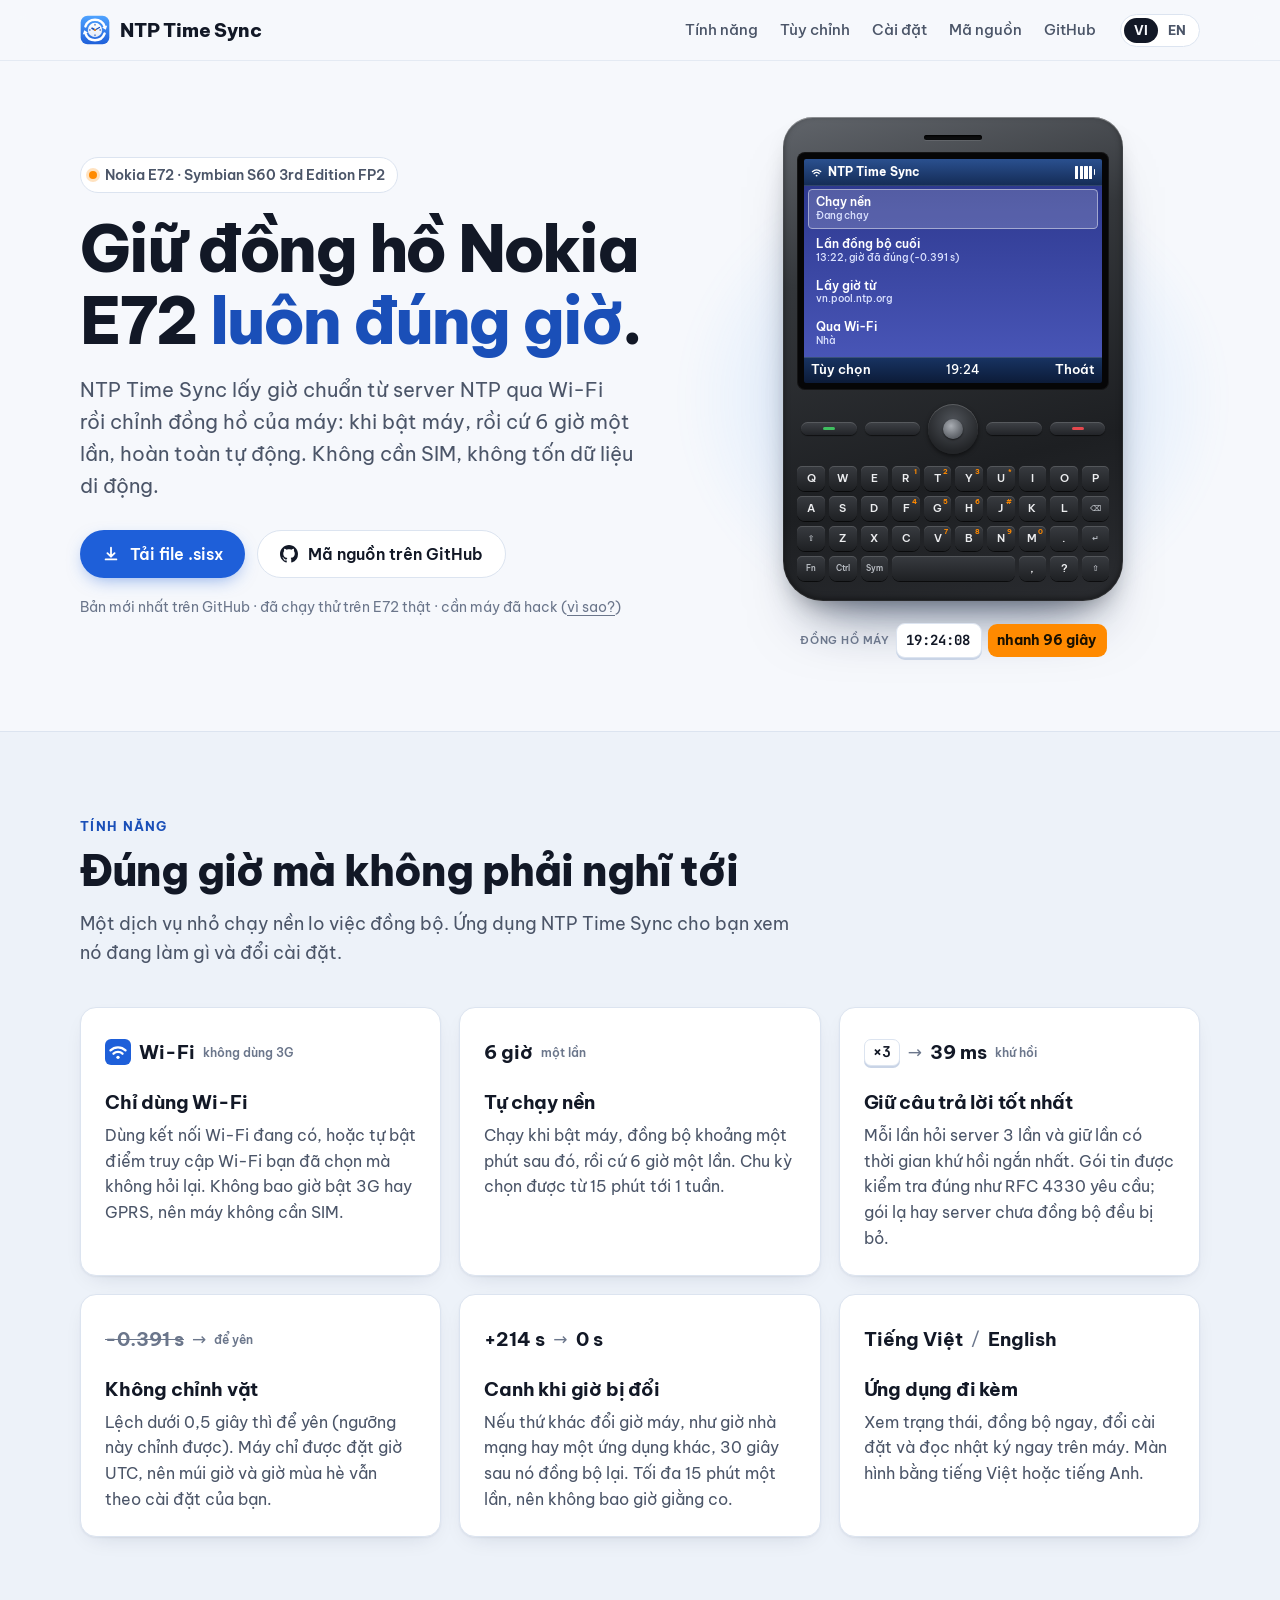
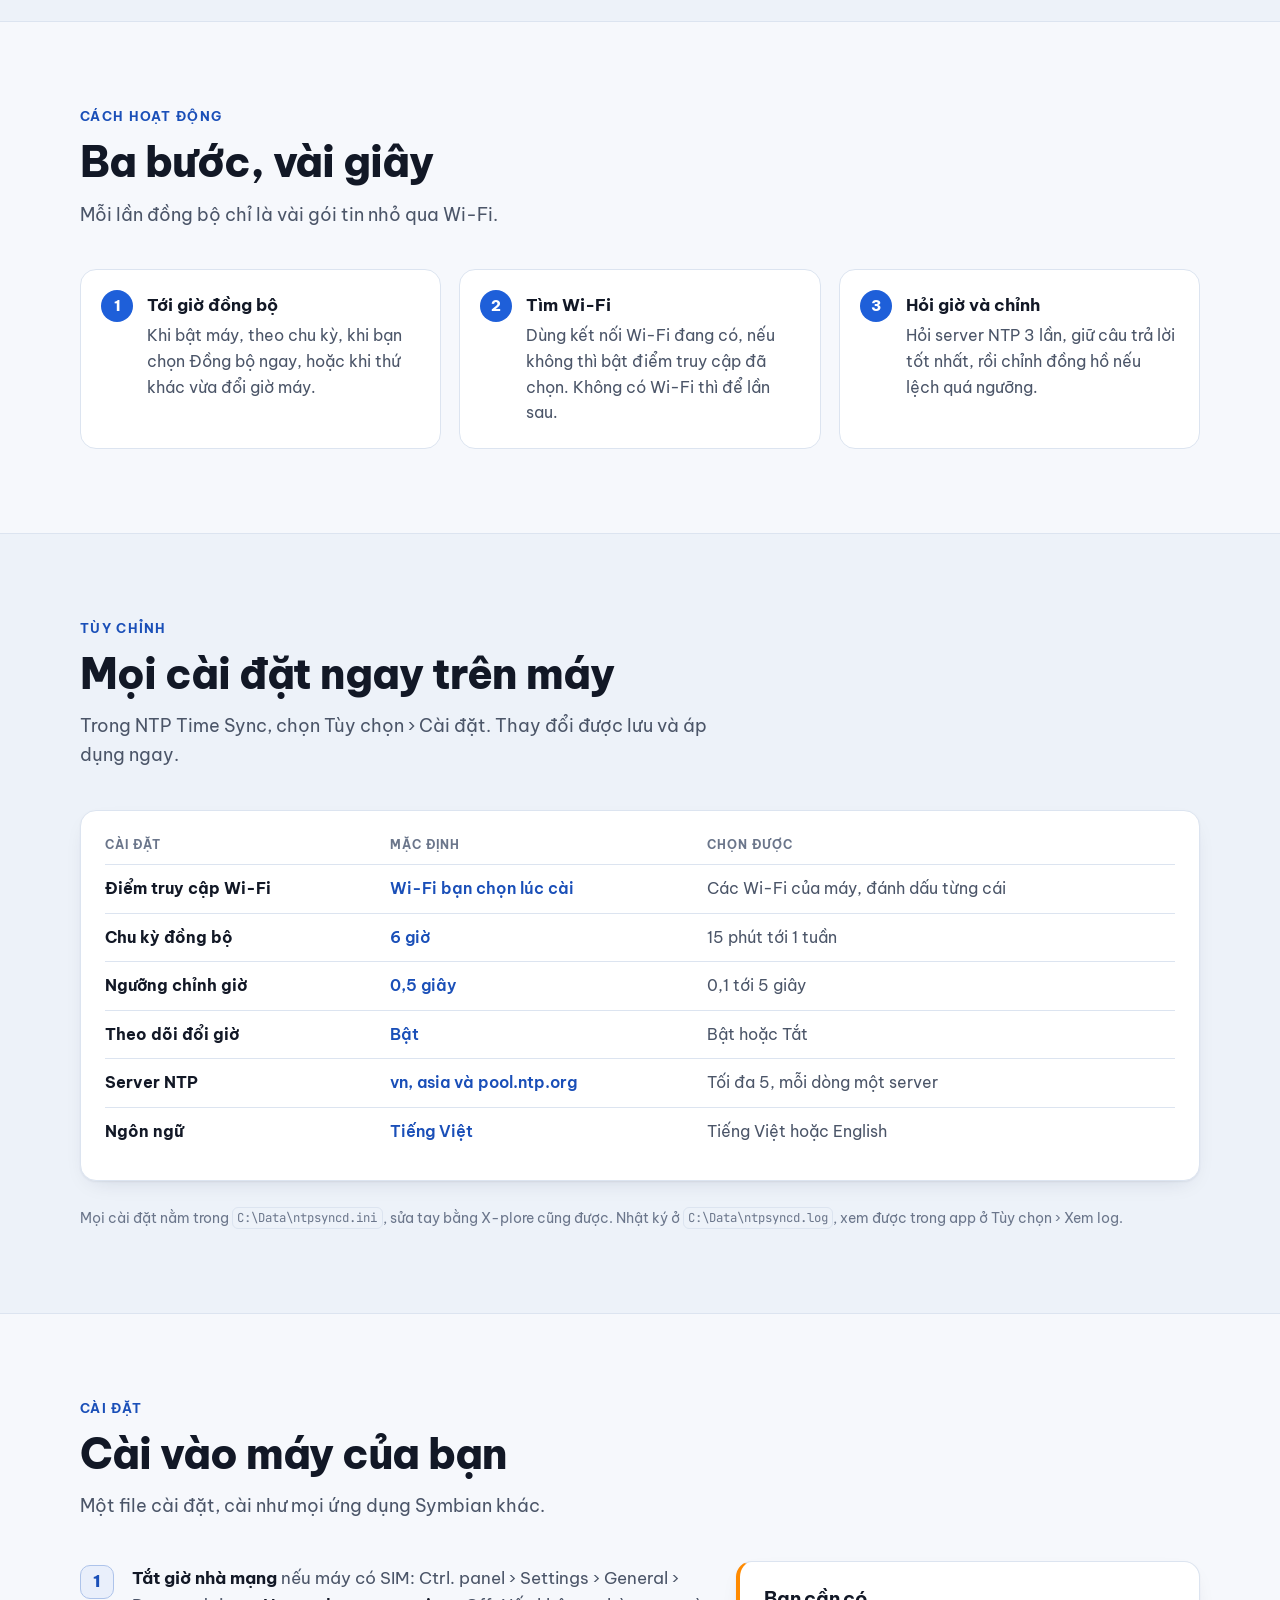
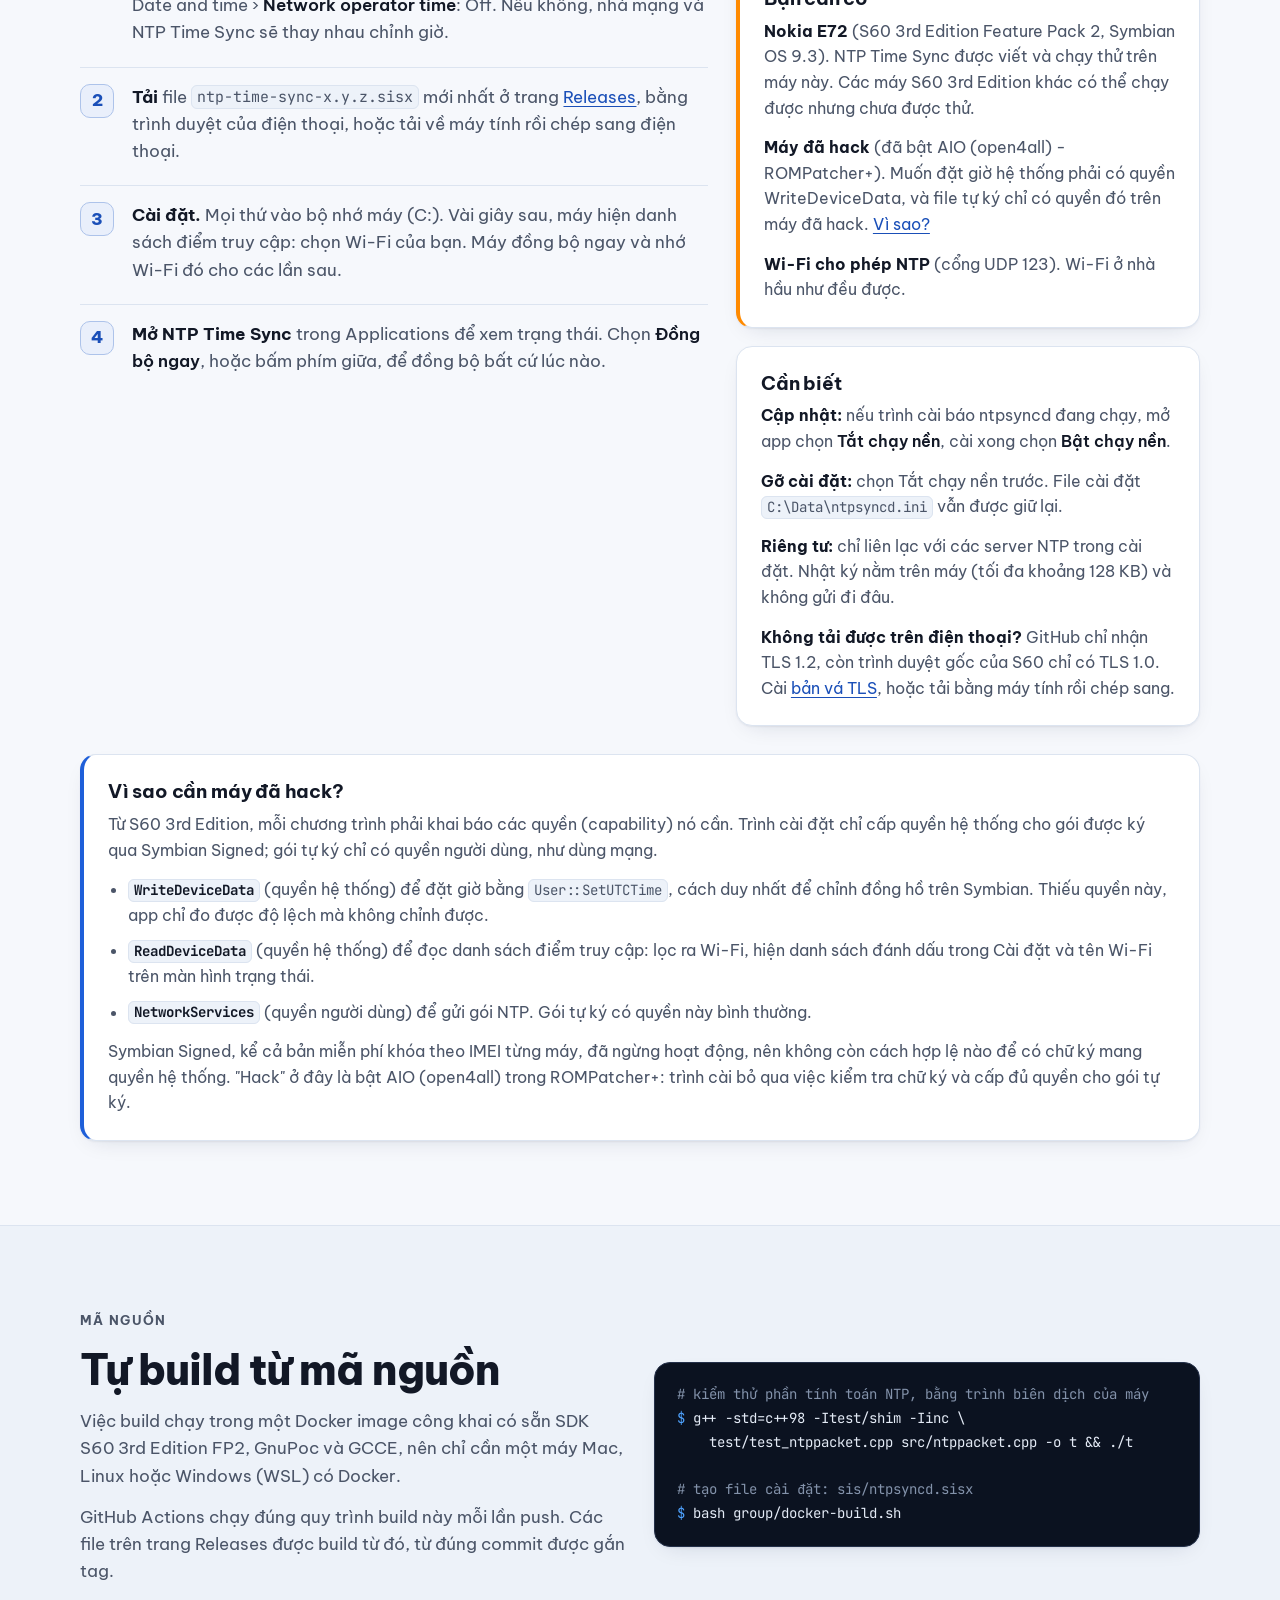
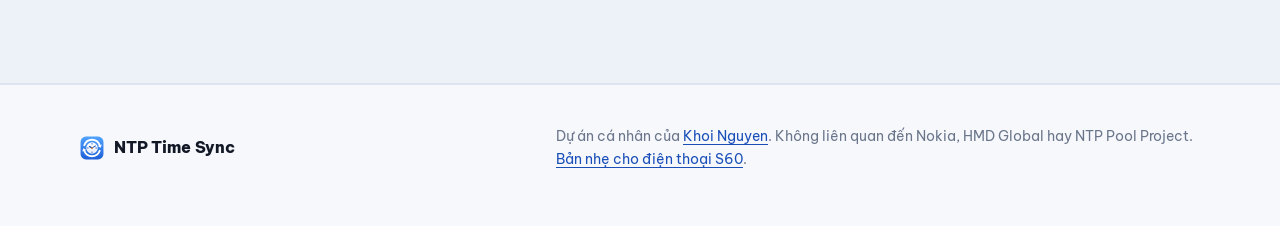
<file: site/index.html>
<!doctype html>
<html lang="vi">
<head>
<meta charset="utf-8">
<meta name="viewport" content="width=device-width, initial-scale=1">
<script>
// The phones' own browsers (S60, Opera Mini) get the lite page; ?full keeps this one.
if (!/[?&]full/.test(location.search) && /SymbianOS|SymbOS|Series ?60|Opera Mini|J2ME|MIDP/i.test(navigator.userAgent)) location.replace("m/");
</script>
<title>NTP Time Sync · Đồng hồ luôn đúng giờ cho Nokia E72</title>
<meta name="description" content="NTP Time Sync chỉnh đồng hồ Nokia E72 (Symbian S60 3rd Edition FP2) theo giờ chuẩn từ server NTP, qua Wi-Fi, hoàn toàn tự động.">
<meta property="og:title" content="NTP Time Sync · Đồng hồ luôn đúng giờ cho Nokia E72">
<meta property="og:description" content="Tự đồng bộ đồng hồ với server NTP qua Wi-Fi khi bật máy và cứ vài giờ một lần. Không cần SIM, không tốn dữ liệu di động.">
<meta property="og:locale" content="vi_VN">
<meta name="theme-color" content="#1E5FD9">
<link rel="icon" href="icon.svg" type="image/svg+xml">
<link rel="alternate" hreflang="vi" href="./">
<link rel="alternate" hreflang="en" href="en/">
<link rel="preconnect" href="https://fonts.googleapis.com">
<link rel="preconnect" href="https://fonts.gstatic.com" crossorigin>
<link rel="stylesheet" href="https://fonts.googleapis.com/css2?family=Be+Vietnam+Pro:wght@400;500;600;700;800&family=JetBrains+Mono:wght@500;700&display=swap">
<link rel="stylesheet" href="style.css">
</head>
<body>

<header class="top">
  <div class="wrap">
    <a class="brand" href="./"><img src="icon.svg" alt="" width="30" height="30">NTP Time Sync</a>
    <nav aria-label="Các phần">
      <a href="#features">Tính năng</a>
      <a href="#settings">Tùy chỉnh</a>
      <a href="#install">Cài đặt</a>
      <a href="#build">Mã nguồn</a>
      <a class="gh" href="https://github.com/minhkhoi-dev/ntp-time-sync-s60">GitHub</a>
    </nav>
    <div class="lang" aria-label="Ngôn ngữ"><a href="./" aria-current="page">VI</a><a href="en/" hreflang="en" lang="en">EN</a></div>
  </div>
</header>

<main>
<section class="hero" aria-labelledby="hero-title">
  <div class="wrap">
    <div>
      <span class="eyebrow"><span class="dot"></span>Nokia E72 · Symbian S60 3rd Edition FP2</span>
      <h1 id="hero-title">Giữ đồng hồ Nokia E72 <span class="hl">luôn đúng giờ</span>.</h1>
      <p class="lede">NTP Time Sync lấy giờ chuẩn từ server NTP qua Wi-Fi rồi chỉnh đồng hồ của máy: khi bật máy, rồi cứ 6 giờ một lần, hoàn toàn tự động. Không cần SIM, không tốn dữ liệu di động.</p>
      <div class="cta">
        <a class="btn btn-primary js-dl" href="https://github.com/minhkhoi-dev/ntp-time-sync-s60/releases/latest">
          <svg viewBox="0 0 20 20" fill="none" stroke="currentColor" stroke-width="2" stroke-linecap="round" stroke-linejoin="round" aria-hidden="true"><path d="M10 3v10m0 0-4-4m4 4 4-4M4 16h12"/></svg>
          Tải file .sisx
        </a>
        <a class="btn btn-ghost" href="https://github.com/minhkhoi-dev/ntp-time-sync-s60">
          <svg viewBox="0 0 16 16" fill="currentColor" aria-hidden="true"><path d="M8 0C3.58 0 0 3.58 0 8c0 3.54 2.29 6.53 5.47 7.59.4.07.55-.17.55-.38 0-.19-.01-.82-.01-1.49-2.01.37-2.53-.49-2.69-.94-.09-.23-.48-.94-.82-1.13-.28-.15-.68-.52-.01-.53.63-.01 1.08.58 1.23.82.72 1.21 1.87.87 2.33.66.07-.52.28-.87.51-1.07-1.78-.2-3.64-.89-3.64-3.95 0-.87.31-1.59.82-2.15-.08-.2-.36-1.02.08-2.12 0 0 .67-.21 2.2.82.64-.18 1.32-.27 2-.27.68 0 1.36.09 2 .27 1.53-1.04 2.2-.82 2.2-.82.44 1.1.16 1.92.08 2.12.51.56.82 1.27.82 2.15 0 3.07-1.87 3.75-3.65 3.95.29.25.54.73.54 1.48 0 1.07-.01 1.93-.01 2.2 0 .21.15.46.55.38A8.013 8.013 0 0 0 16 8c0-4.42-3.58-8-8-8Z"/></svg>
          Mã nguồn trên GitHub
        </a>
      </div>
      <p class="meta"><span class="js-ver" data-fmt="Phiên bản %s">Bản mới nhất trên GitHub</span> · đã chạy thử trên E72 thật · cần máy đã hack (<a href="#why">vì sao?</a>)</p>
    </div>

    <figure class="device" style="margin:0">
      <div class="phone" aria-hidden="true">
        <div class="earpiece"></div>
        <div class="bezel">
          <div class="screen">
            <div class="s60">
              <div class="sp">
                <svg class="wlan" viewBox="0 0 12 12" fill="none" stroke="#fff" stroke-width="1.4" stroke-linecap="round"><path d="M1.5 5a6.5 6.5 0 0 1 9 0M3.3 7a4 4 0 0 1 5.4 0"/><circle cx="6" cy="9.2" r="1" fill="#fff" stroke="none"/></svg>
                <span class="title">NTP Time Sync</span>
                <span class="bat"><i></i><i></i><i></i><i></i><b></b></span>
              </div>
              <ol class="lst" id="rows">
                <li class="hi"><b>Chạy nền</b><span id="rowState">Đang chạy</span></li>
                <li><b>Lần đồng bộ cuối</b><span id="rowLast">03:41, giờ đã đúng (-0.391 s)</span></li>
                <li><b>Lấy giờ từ</b><span>vn.pool.ntp.org</span></li>
                <li><b>Qua Wi-Fi</b><span>Nhà</span></li>
              </ol>
              <div class="cp">
                <span>Tùy chọn</span>
                <span class="mid"><span id="clock">09:45</span></span>
                <span>Thoát</span>
              </div>
            </div>
          </div>
        </div>
        <div class="navkeys">
          <span class="nk call"></span><span class="nk"></span><span class="dpad" id="dpad"></span><span class="nk"></span><span class="nk end"></span>
        </div>
        <div class="kb">
          <span class="key">q</span><span class="key">w</span><span class="key">e</span><span class="key">r<sup>1</sup></span><span class="key">t<sup>2</sup></span><span class="key">y<sup>3</sup></span><span class="key">u<sup>*</sup></span><span class="key">i</span><span class="key">o</span><span class="key">p</span>
          <span class="key">a</span><span class="key">s</span><span class="key">d</span><span class="key">f<sup>4</sup></span><span class="key">g<sup>5</sup></span><span class="key">h<sup>6</sup></span><span class="key">j<sup>#</sup></span><span class="key">k</span><span class="key">l</span><span class="key mod">⌫</span>
          <span class="key mod">⇧</span><span class="key">z</span><span class="key">x</span><span class="key">c</span><span class="key">v<sup>7</sup></span><span class="key">b<sup>8</sup></span><span class="key">n<sup>9</sup></span><span class="key">m<sup>0</sup></span><span class="key">.</span><span class="key mod">↵</span>
          <span class="key mod">Fn</span><span class="key mod">Ctrl</span><span class="key mod">Sym</span><span class="key space"></span><span class="key">,</span><span class="key">?</span><span class="key mod">⇧</span>
        </div>
      </div>
      <figcaption class="demo-cap" id="cap" data-fast="nhanh %s giây" data-slow="chậm %s giây" data-ok="đúng giờ">
        <span class="lbl">Đồng hồ máy</span><kbd id="capClock">09:45:02</kbd><span class="out" id="capState">nhanh 214 giây</span>
      </figcaption>
    </figure>
  </div>
</section>

<section id="features" class="alt" aria-labelledby="features-title">
  <div class="wrap">
    <p class="kicker">Tính năng</p>
    <h2 id="features-title">Đúng giờ mà không phải nghĩ tới</h2>
    <p class="sub">Một dịch vụ nhỏ chạy nền lo việc đồng bộ. Ứng dụng NTP Time Sync cho bạn xem nó đang làm gì và đổi cài đặt.</p>
    <div class="grid3">
      <article class="card">
        <div class="sample"><span class="mk" title="Wi-Fi"><svg viewBox="0 0 12 12" fill="none" stroke="#fff" stroke-width="1.4" stroke-linecap="round"><path d="M1.5 5a6.5 6.5 0 0 1 9 0M3.3 7a4 4 0 0 1 5.4 0"/><circle cx="6" cy="9.2" r="1" fill="#fff" stroke="none"/></svg></span><span class="res">Wi-Fi</span><span class="tag">không dùng 3G</span></div>
        <h3>Chỉ dùng Wi-Fi</h3>
        <p>Dùng kết nối Wi-Fi đang có, hoặc tự bật điểm truy cập Wi-Fi bạn đã chọn mà không hỏi lại. Không bao giờ bật 3G hay GPRS, nên máy không cần SIM.</p>
      </article>
      <article class="card">
        <div class="sample"><span class="res">6 giờ</span><span class="tag">một lần</span></div>
        <h3>Tự chạy nền</h3>
        <p>Chạy khi bật máy, đồng bộ khoảng một phút sau đó, rồi cứ 6 giờ một lần. Chu kỳ chọn được từ 15 phút tới 1 tuần.</p>
      </article>
      <article class="card">
        <div class="sample"><kbd class="k">×3</kbd><span class="to">→</span><span class="res">39 ms</span><span class="tag">khứ hồi</span></div>
        <h3>Giữ câu trả lời tốt nhất</h3>
        <p>Mỗi lần hỏi server 3 lần và giữ lần có thời gian khứ hồi ngắn nhất. Gói tin được kiểm tra đúng như RFC 4330 yêu cầu; gói lạ hay server chưa đồng bộ đều bị bỏ.</p>
      </article>
      <article class="card">
        <div class="sample"><span class="res strike">-0.391 s</span><span class="to">→</span><span class="tag">để yên</span></div>
        <h3>Không chỉnh vặt</h3>
        <p>Lệch dưới 0,5 giây thì để yên (ngưỡng này chỉnh được). Máy chỉ được đặt giờ UTC, nên múi giờ và giờ mùa hè vẫn theo cài đặt của bạn.</p>
      </article>
      <article class="card">
        <div class="sample"><span class="res">+214 s</span><span class="to">→</span><span class="res">0 s</span></div>
        <h3>Canh khi giờ bị đổi</h3>
        <p>Nếu thứ khác đổi giờ máy, như giờ nhà mạng hay một ứng dụng khác, 30 giây sau nó đồng bộ lại. Tối đa 15 phút một lần, nên không bao giờ giằng co.</p>
      </article>
      <article class="card">
        <div class="sample"><span class="res">Tiếng Việt</span><span class="to">/</span><span class="res">English</span></div>
        <h3>Ứng dụng đi kèm</h3>
        <p>Xem trạng thái, đồng bộ ngay, đổi cài đặt và đọc nhật ký ngay trên máy. Màn hình bằng tiếng Việt hoặc tiếng Anh.</p>
      </article>
    </div>
  </div>
</section>

<section aria-labelledby="how-title">
  <div class="wrap">
    <p class="kicker">Cách hoạt động</p>
    <h2 id="how-title">Ba bước, vài giây</h2>
    <p class="sub">Mỗi lần đồng bộ chỉ là vài gói tin nhỏ qua Wi-Fi.</p>
    <ol class="steps">
      <li><strong>Tới giờ đồng bộ</strong>Khi bật máy, theo chu kỳ, khi bạn chọn Đồng bộ ngay, hoặc khi thứ khác vừa đổi giờ máy.</li>
      <li><strong>Tìm Wi-Fi</strong>Dùng kết nối Wi-Fi đang có, nếu không thì bật điểm truy cập đã chọn. Không có Wi-Fi thì để lần sau.</li>
      <li><strong>Hỏi giờ và chỉnh</strong>Hỏi server NTP 3 lần, giữ câu trả lời tốt nhất, rồi chỉnh đồng hồ nếu lệch quá ngưỡng.</li>
    </ol>
  </div>
</section>

<section id="settings" class="alt" aria-labelledby="settings-title">
  <div class="wrap">
    <p class="kicker">Tùy chỉnh</p>
    <h2 id="settings-title">Mọi cài đặt ngay trên máy</h2>
    <p class="sub">Trong NTP Time Sync, chọn Tùy chọn › Cài đặt. Thay đổi được lưu và áp dụng ngay.</p>
    <div class="card">
      <table class="set">
        <thead><tr><th>Cài đặt</th><th>Mặc định</th><th>Chọn được</th></tr></thead>
        <tbody>
          <tr><td>Điểm truy cập Wi-Fi</td><td>Wi-Fi bạn chọn lúc cài</td><td>Các Wi-Fi của máy, đánh dấu từng cái</td></tr>
          <tr><td>Chu kỳ đồng bộ</td><td>6 giờ</td><td>15 phút tới 1 tuần</td></tr>
          <tr><td>Ngưỡng chỉnh giờ</td><td>0,5 giây</td><td>0,1 tới 5 giây</td></tr>
          <tr><td>Theo dõi đổi giờ</td><td>Bật</td><td>Bật hoặc Tắt</td></tr>
          <tr><td>Server NTP</td><td>vn, asia và pool.ntp.org</td><td>Tối đa 5, mỗi dòng một server</td></tr>
          <tr><td>Ngôn ngữ</td><td>Tiếng Việt</td><td>Tiếng Việt hoặc English</td></tr>
        </tbody>
      </table>
    </div>
    <p class="note">Mọi cài đặt nằm trong <code>C:\Data\ntpsyncd.ini</code>, sửa tay bằng X-plore cũng được. Nhật ký ở <code>C:\Data\ntpsyncd.log</code>, xem được trong app ở Tùy chọn › Xem log.</p>
  </div>
</section>

<section id="install" aria-labelledby="install-title">
  <div class="wrap">
    <p class="kicker">Cài đặt</p>
    <h2 id="install-title">Cài vào máy của bạn</h2>
    <p class="sub">Một file cài đặt, cài như mọi ứng dụng Symbian khác.</p>
    <div class="install">
      <ol class="howto">
        <li><strong>Tắt giờ nhà mạng</strong> nếu máy có SIM: Ctrl. panel › Settings › General › Date and time › <i class="vi">Network operator time</i>: Off. Nếu không, nhà mạng và NTP Time Sync sẽ thay nhau chỉnh giờ.</li>
        <li><strong>Tải</strong> file <code class="js-file">ntp-time-sync-x.y.z.sisx</code> mới nhất ở trang <a class="js-dl" href="https://github.com/minhkhoi-dev/ntp-time-sync-s60/releases/latest">Releases</a>, bằng trình duyệt của điện thoại, hoặc tải về máy tính rồi chép sang điện thoại.</li>
        <li><strong>Cài đặt.</strong> Mọi thứ vào bộ nhớ máy (C:). Vài giây sau, máy hiện danh sách điểm truy cập: chọn Wi-Fi của bạn. Máy đồng bộ ngay và nhớ Wi-Fi đó cho các lần sau.</li>
        <li><strong>Mở NTP Time Sync</strong> trong Applications để xem trạng thái. Chọn <i class="vi">Đồng bộ ngay</i>, hoặc bấm phím giữa, để đồng bộ bất cứ lúc nào.</li>
      </ol>
      <div>
        <div class="card req">
          <h3>Bạn cần có</h3>
          <ul>
            <li><strong>Nokia E72</strong> (S60 3rd Edition Feature Pack 2, Symbian OS 9.3). NTP Time Sync được viết và chạy thử trên máy này. Các máy S60 3rd Edition khác có thể chạy được nhưng chưa được thử.</li>
            <li><strong>Máy đã hack</strong> (đã bật AIO (open4all) - ROMPatcher+). Muốn đặt giờ hệ thống phải có quyền WriteDeviceData, và file tự ký chỉ có quyền đó trên máy đã hack. <a href="#why">Vì sao?</a></li>
            <li><strong>Wi-Fi cho phép NTP</strong> (cổng UDP 123). Wi-Fi ở nhà hầu như đều được.</li>
          </ul>
        </div>
        <div class="card good">
          <h3>Cần biết</h3>
          <ul>
            <li><strong>Cập nhật:</strong> nếu trình cài báo ntpsyncd đang chạy, mở app chọn <i class="vi">Tắt chạy nền</i>, cài xong chọn <i class="vi">Bật chạy nền</i>.</li>
            <li><strong>Gỡ cài đặt:</strong> chọn Tắt chạy nền trước. File cài đặt <code>C:\Data\ntpsyncd.ini</code> vẫn được giữ lại.</li>
            <li><strong>Riêng tư:</strong> chỉ liên lạc với các server NTP trong cài đặt. Nhật ký nằm trên máy (tối đa khoảng 128 KB) và không gửi đi đâu.</li>
            <li><strong>Không tải được trên điện thoại?</strong> GitHub chỉ nhận TLS 1.2, còn trình duyệt gốc của S60 chỉ có TLS 1.0. Cài <a href="https://nnproject.cc/tls/">bản vá TLS</a>, hoặc tải bằng máy tính rồi chép sang.</li>
          </ul>
        </div>
      </div>
    </div>
    <div class="card why" id="why">
      <h3>Vì sao cần máy đã hack?</h3>
      <p>Từ S60 3rd Edition, mỗi chương trình phải khai báo các quyền (capability) nó cần. Trình cài đặt chỉ cấp quyền hệ thống cho gói được ký qua Symbian Signed; gói tự ký chỉ có quyền người dùng, như dùng mạng.</p>
      <ul>
        <li><strong><code>WriteDeviceData</code></strong> (quyền hệ thống) để đặt giờ bằng <code>User::SetUTCTime</code>, cách duy nhất để chỉnh đồng hồ trên Symbian. Thiếu quyền này, app chỉ đo được độ lệch mà không chỉnh được.</li>
        <li><strong><code>ReadDeviceData</code></strong> (quyền hệ thống) để đọc danh sách điểm truy cập: lọc ra Wi-Fi, hiện danh sách đánh dấu trong Cài đặt và tên Wi-Fi trên màn hình trạng thái.</li>
        <li><strong><code>NetworkServices</code></strong> (quyền người dùng) để gửi gói NTP. Gói tự ký có quyền này bình thường.</li>
      </ul>
      <p>Symbian Signed, kể cả bản miễn phí khóa theo IMEI từng máy, đã ngừng hoạt động, nên không còn cách hợp lệ nào để có chữ ký mang quyền hệ thống. "Hack" ở đây là bật AIO (open4all) trong ROMPatcher+: trình cài bỏ qua việc kiểm tra chữ ký và cấp đủ quyền cho gói tự ký.</p>
    </div>
  </div>
</section>

<section id="build" class="alt" aria-labelledby="build-title">
  <div class="wrap build">
    <div>
      <p class="kicker">Mã nguồn</p>
      <h2 id="build-title">Tự build từ mã nguồn</h2>
      <p>Việc build chạy trong một Docker image công khai có sẵn SDK S60 3rd Edition FP2, GnuPoc và GCCE, nên chỉ cần một máy Mac, Linux hoặc Windows (WSL) có Docker.</p>
      <p>GitHub Actions chạy đúng quy trình build này mỗi lần push. Các file trên trang Releases được build từ đó, từ đúng commit được gắn tag.</p>
    </div>
    <pre><code><span class="c"># kiểm thử phần tính toán NTP, bằng trình biên dịch của máy</span>
<span class="p">$ </span>g++ -std=c++98 -Itest/shim -Iinc \
    test/test_ntppacket.cpp src/ntppacket.cpp -o t &amp;&amp; ./t

<span class="c"># tạo file cài đặt: sis/ntpsyncd.sisx</span>
<span class="p">$ </span>bash group/docker-build.sh</code></pre>
  </div>
</section>
</main>

<footer>
  <div class="wrap">
    <a class="brand" href="./"><img src="icon.svg" alt="" width="24" height="24">NTP Time Sync</a>
    <p>Dự án cá nhân của <a href="https://github.com/minhkhoi-dev">Khoi Nguyen</a>. Không liên quan đến Nokia, HMD Global hay NTP Pool Project. <a href="m/">Bản nhẹ cho điện thoại S60</a>.</p>
  </div>
</footer>

<script src="app.js"></script>
</body>
</html>
</file>
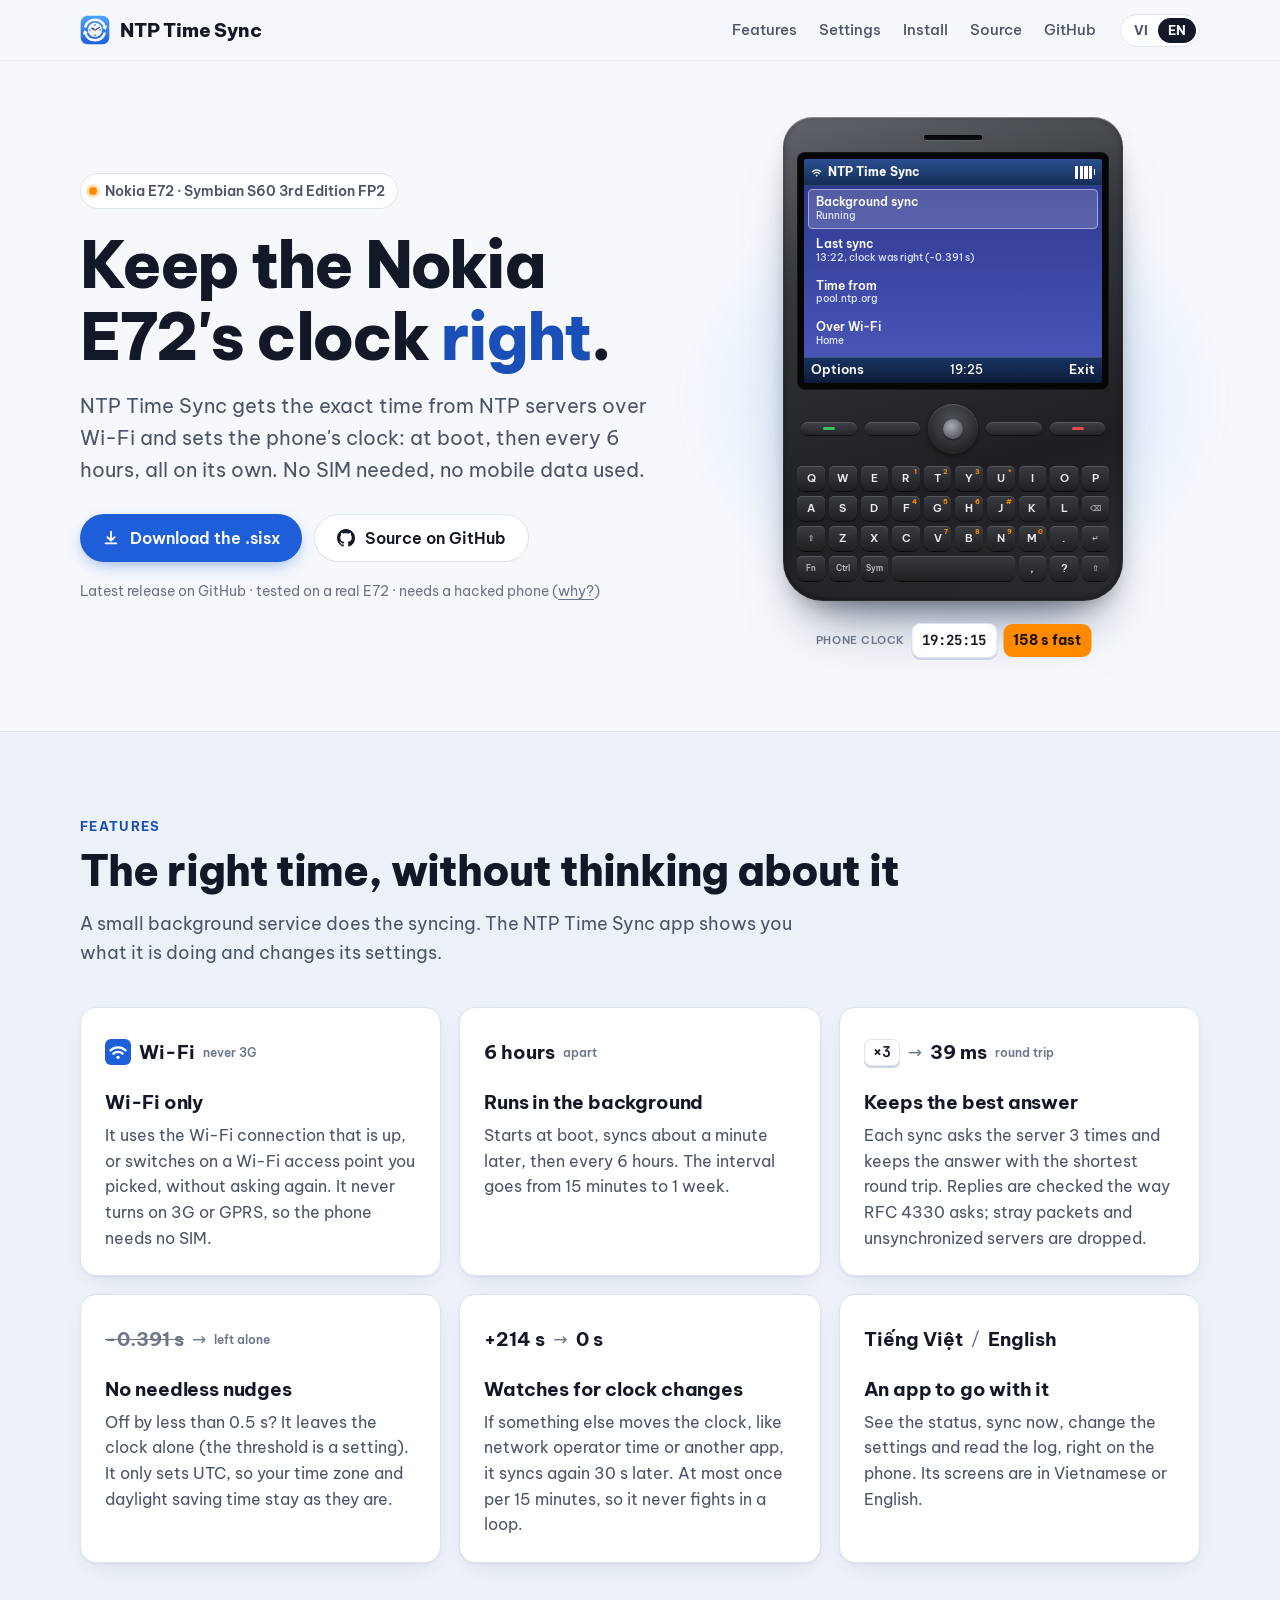
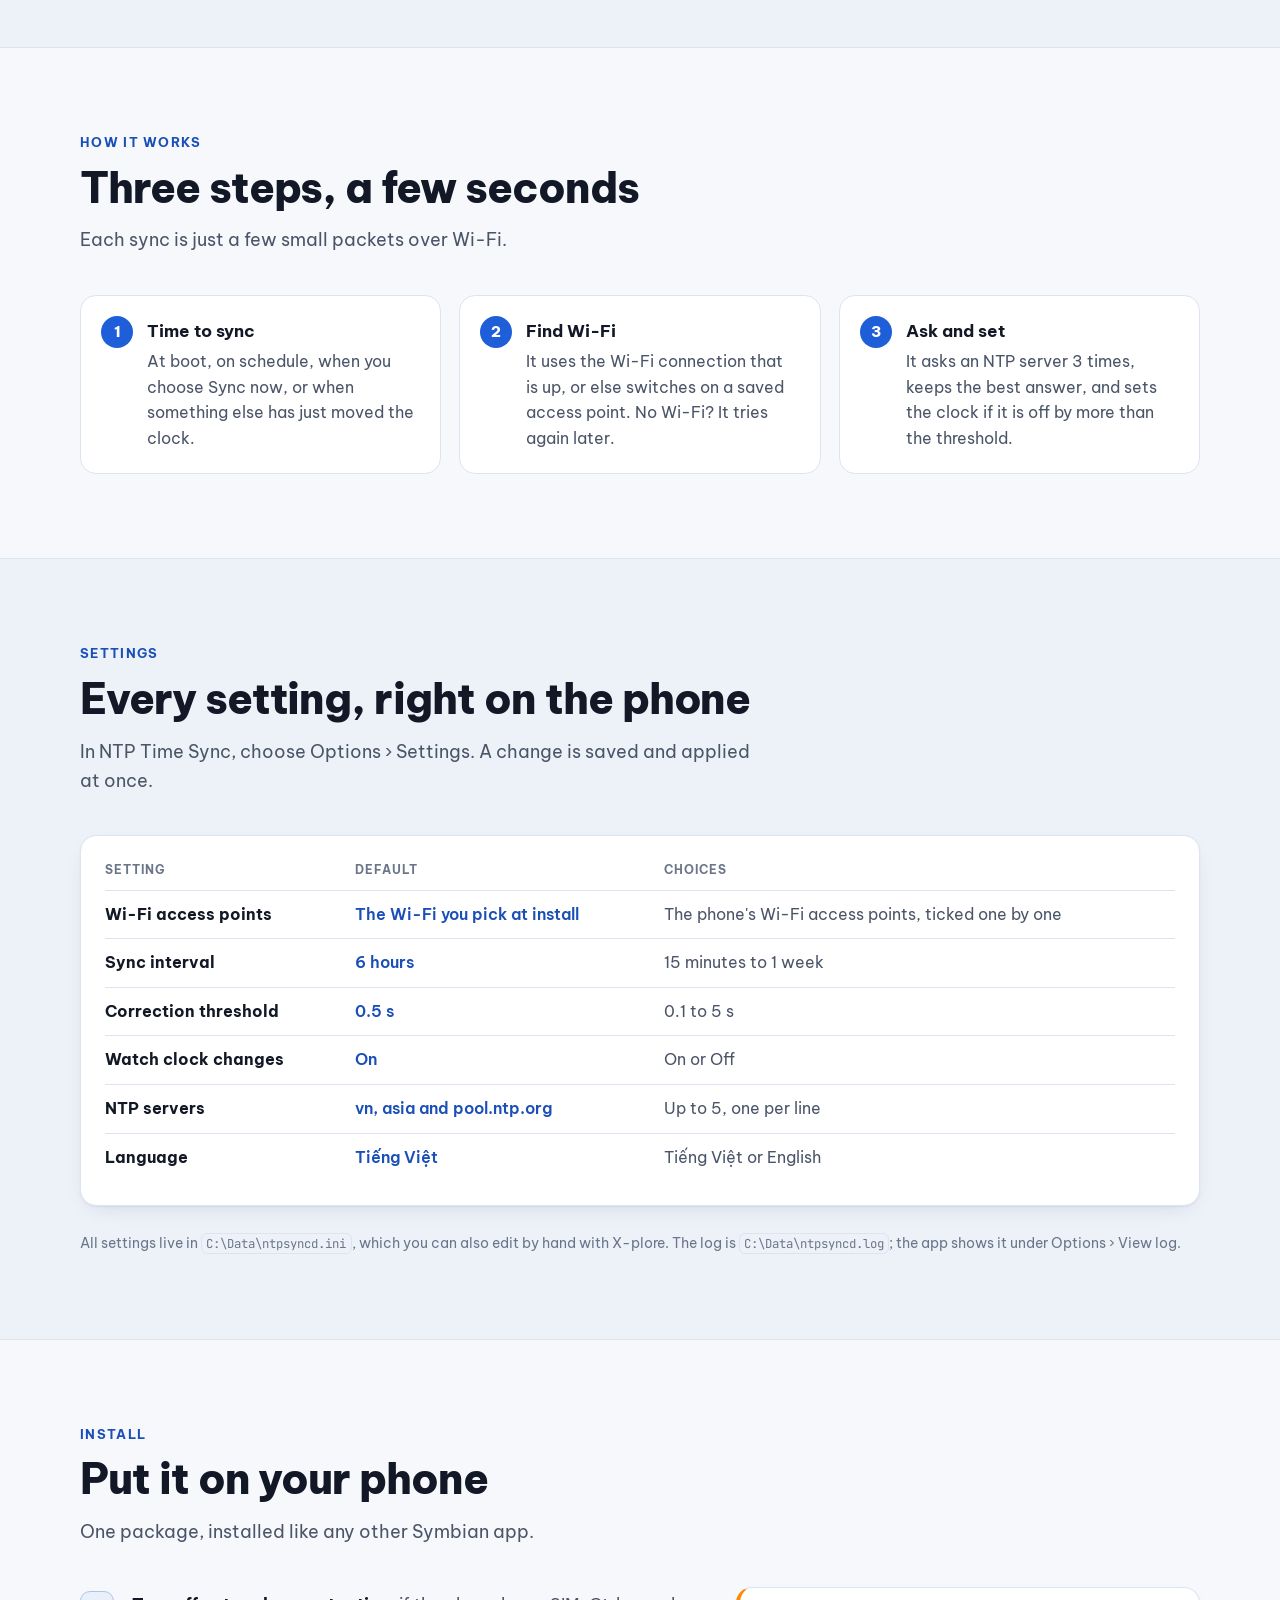
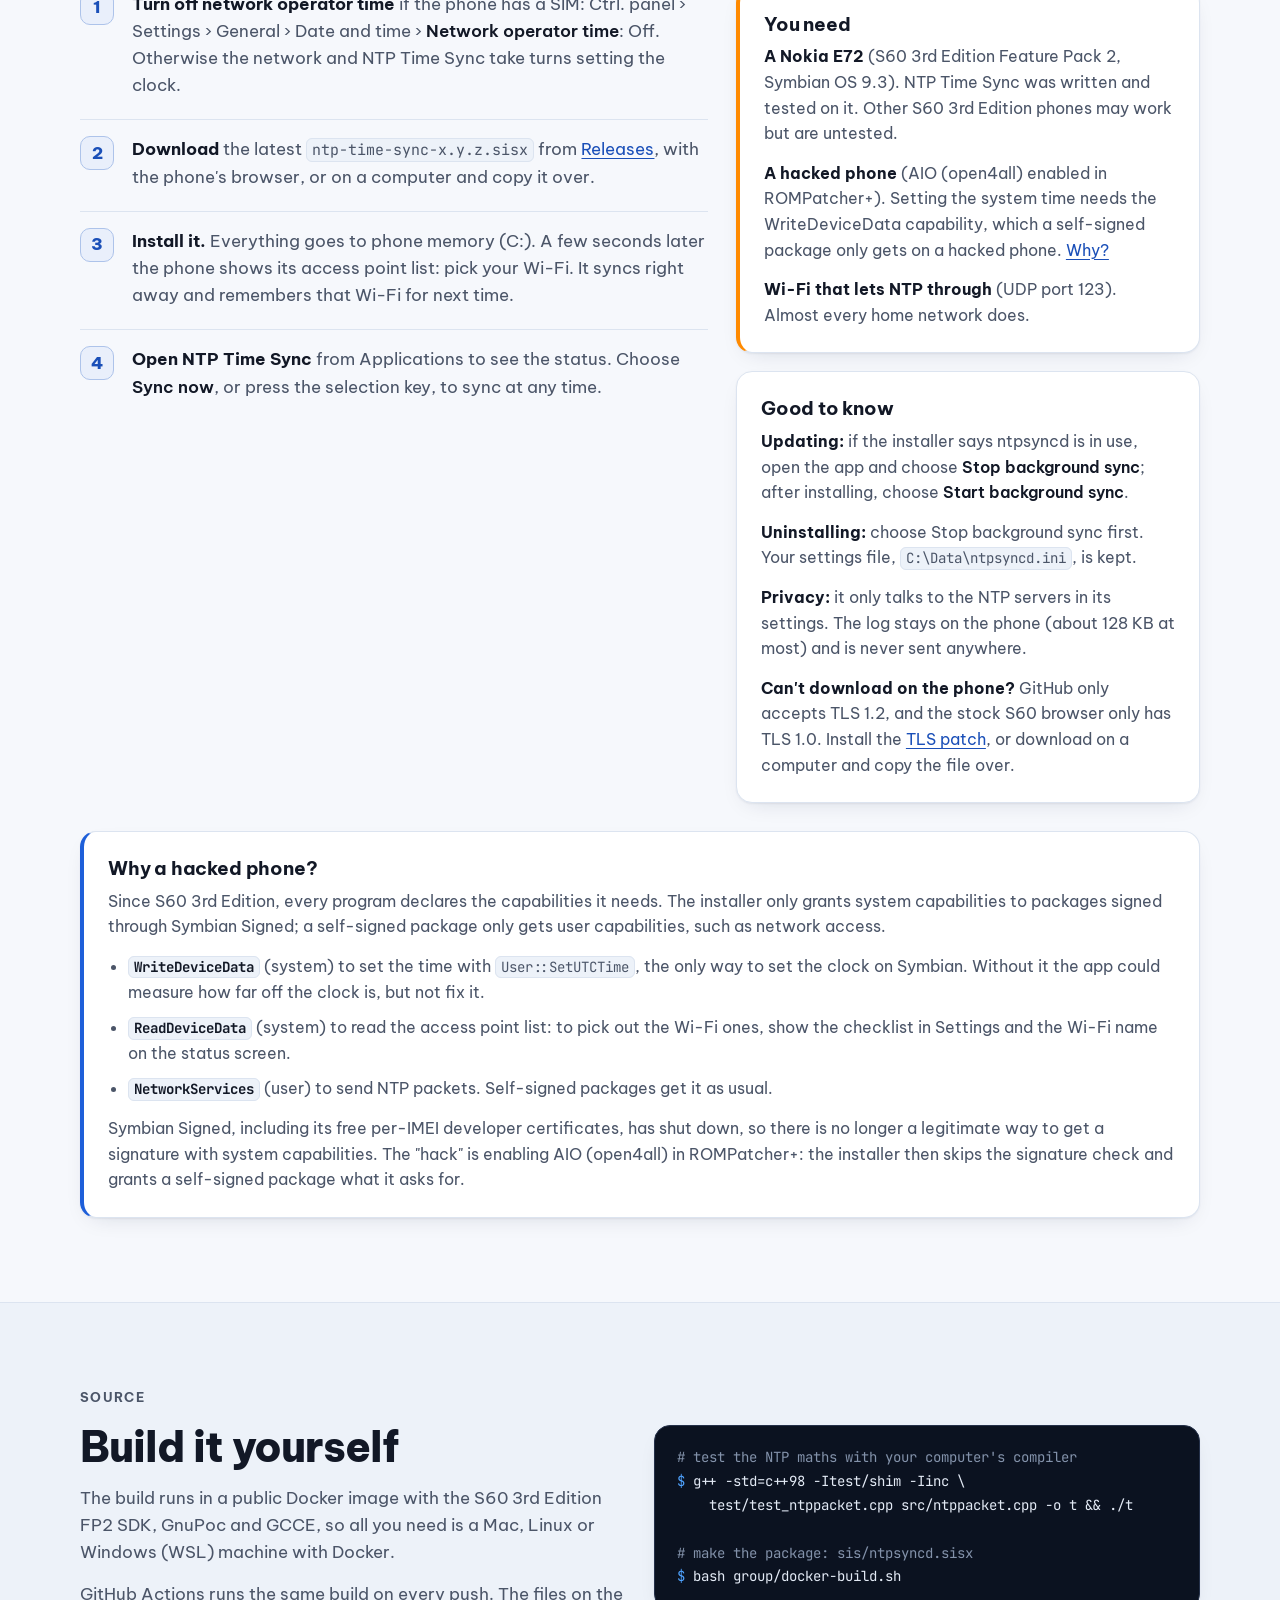
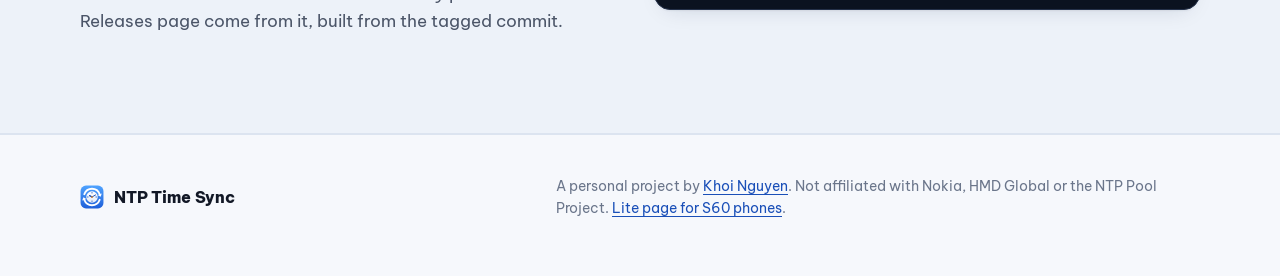
<file: site/en/index.html>
<!doctype html>
<html lang="en">
<head>
<meta charset="utf-8">
<meta name="viewport" content="width=device-width, initial-scale=1">
<script>
// The phones' own browsers (S60, Opera Mini) get the lite page; ?full keeps this one.
if (!/[?&]full/.test(location.search) && /SymbianOS|SymbOS|Series ?60|Opera Mini|J2ME|MIDP/i.test(navigator.userAgent)) location.replace("../m/en.html");
</script>
<title>NTP Time Sync · Keeps the Nokia E72's clock right</title>
<meta name="description" content="NTP Time Sync sets the Nokia E72's clock (Symbian S60 3rd Edition FP2) from NTP servers over Wi-Fi, on its own.">
<meta property="og:title" content="NTP Time Sync · Keeps the Nokia E72's clock right">
<meta property="og:description" content="Syncs the clock with NTP servers over Wi-Fi at boot and every few hours. No SIM needed, no mobile data used.">
<meta property="og:locale" content="en_US">
<meta name="theme-color" content="#1E5FD9">
<link rel="icon" href="../icon.svg" type="image/svg+xml">
<link rel="alternate" hreflang="vi" href="../">
<link rel="alternate" hreflang="en" href="./">
<link rel="preconnect" href="https://fonts.googleapis.com">
<link rel="preconnect" href="https://fonts.gstatic.com" crossorigin>
<link rel="stylesheet" href="https://fonts.googleapis.com/css2?family=Be+Vietnam+Pro:wght@400;500;600;700;800&family=JetBrains+Mono:wght@500;700&display=swap">
<link rel="stylesheet" href="../style.css">
</head>
<body>

<header class="top">
  <div class="wrap">
    <a class="brand" href="./"><img src="../icon.svg" alt="" width="30" height="30">NTP Time Sync</a>
    <nav aria-label="Sections">
      <a href="#features">Features</a>
      <a href="#settings">Settings</a>
      <a href="#install">Install</a>
      <a href="#build">Source</a>
      <a class="gh" href="https://github.com/minhkhoi-dev/ntp-time-sync-s60">GitHub</a>
    </nav>
    <div class="lang" aria-label="Language"><a href="../" hreflang="vi" lang="vi">VI</a><a href="./" aria-current="page">EN</a></div>
  </div>
</header>

<main>
<section class="hero" aria-labelledby="hero-title">
  <div class="wrap">
    <div>
      <span class="eyebrow"><span class="dot"></span>Nokia E72 · Symbian S60 3rd Edition FP2</span>
      <h1 id="hero-title">Keep the Nokia E72's clock <span class="hl">right</span>.</h1>
      <p class="lede">NTP Time Sync gets the exact time from NTP servers over Wi-Fi and sets the phone's clock: at boot, then every 6 hours, all on its own. No SIM needed, no mobile data used.</p>
      <div class="cta">
        <a class="btn btn-primary js-dl" href="https://github.com/minhkhoi-dev/ntp-time-sync-s60/releases/latest">
          <svg viewBox="0 0 20 20" fill="none" stroke="currentColor" stroke-width="2" stroke-linecap="round" stroke-linejoin="round" aria-hidden="true"><path d="M10 3v10m0 0-4-4m4 4 4-4M4 16h12"/></svg>
          Download the .sisx
        </a>
        <a class="btn btn-ghost" href="https://github.com/minhkhoi-dev/ntp-time-sync-s60">
          <svg viewBox="0 0 16 16" fill="currentColor" aria-hidden="true"><path d="M8 0C3.58 0 0 3.58 0 8c0 3.54 2.29 6.53 5.47 7.59.4.07.55-.17.55-.38 0-.19-.01-.82-.01-1.49-2.01.37-2.53-.49-2.69-.94-.09-.23-.48-.94-.82-1.13-.28-.15-.68-.52-.01-.53.63-.01 1.08.58 1.23.82.72 1.21 1.87.87 2.33.66.07-.52.28-.87.51-1.07-1.78-.2-3.64-.89-3.64-3.95 0-.87.31-1.59.82-2.15-.08-.2-.36-1.02.08-2.12 0 0 .67-.21 2.2.82.64-.18 1.32-.27 2-.27.68 0 1.36.09 2 .27 1.53-1.04 2.2-.82 2.2-.82.44 1.1.16 1.92.08 2.12.51.56.82 1.27.82 2.15 0 3.07-1.87 3.75-3.65 3.95.29.25.54.73.54 1.48 0 1.07-.01 1.93-.01 2.2 0 .21.15.46.55.38A8.013 8.013 0 0 0 16 8c0-4.42-3.58-8-8-8Z"/></svg>
          Source on GitHub
        </a>
      </div>
      <p class="meta"><span class="js-ver" data-fmt="Version %s">Latest release on GitHub</span> · tested on a real E72 · needs a hacked phone (<a href="#why">why?</a>)</p>
    </div>

    <figure class="device" style="margin:0">
      <div class="phone" aria-hidden="true">
        <div class="earpiece"></div>
        <div class="bezel">
          <div class="screen">
            <div class="s60">
              <div class="sp">
                <svg class="wlan" viewBox="0 0 12 12" fill="none" stroke="#fff" stroke-width="1.4" stroke-linecap="round"><path d="M1.5 5a6.5 6.5 0 0 1 9 0M3.3 7a4 4 0 0 1 5.4 0"/><circle cx="6" cy="9.2" r="1" fill="#fff" stroke="none"/></svg>
                <span class="title">NTP Time Sync</span>
                <span class="bat"><i></i><i></i><i></i><i></i><b></b></span>
              </div>
              <ol class="lst" id="rows">
                <li class="hi"><b>Background sync</b><span id="rowState">Running</span></li>
                <li><b>Last sync</b><span id="rowLast">03:41, clock was right (-0.391 s)</span></li>
                <li><b>Time from</b><span>pool.ntp.org</span></li>
                <li><b>Over Wi-Fi</b><span>Home</span></li>
              </ol>
              <div class="cp">
                <span>Options</span>
                <span class="mid"><span id="clock">09:45</span></span>
                <span>Exit</span>
              </div>
            </div>
          </div>
        </div>
        <div class="navkeys">
          <span class="nk call"></span><span class="nk"></span><span class="dpad" id="dpad"></span><span class="nk"></span><span class="nk end"></span>
        </div>
        <div class="kb">
          <span class="key">q</span><span class="key">w</span><span class="key">e</span><span class="key">r<sup>1</sup></span><span class="key">t<sup>2</sup></span><span class="key">y<sup>3</sup></span><span class="key">u<sup>*</sup></span><span class="key">i</span><span class="key">o</span><span class="key">p</span>
          <span class="key">a</span><span class="key">s</span><span class="key">d</span><span class="key">f<sup>4</sup></span><span class="key">g<sup>5</sup></span><span class="key">h<sup>6</sup></span><span class="key">j<sup>#</sup></span><span class="key">k</span><span class="key">l</span><span class="key mod">⌫</span>
          <span class="key mod">⇧</span><span class="key">z</span><span class="key">x</span><span class="key">c</span><span class="key">v<sup>7</sup></span><span class="key">b<sup>8</sup></span><span class="key">n<sup>9</sup></span><span class="key">m<sup>0</sup></span><span class="key">.</span><span class="key mod">↵</span>
          <span class="key mod">Fn</span><span class="key mod">Ctrl</span><span class="key mod">Sym</span><span class="key space"></span><span class="key">,</span><span class="key">?</span><span class="key mod">⇧</span>
        </div>
      </div>
      <figcaption class="demo-cap" id="cap" data-fast="%s s fast" data-slow="%s s slow" data-ok="on time">
        <span class="lbl">Phone clock</span><kbd id="capClock">09:45:02</kbd><span class="out" id="capState">214 s fast</span>
      </figcaption>
    </figure>
  </div>
</section>

<section id="features" class="alt" aria-labelledby="features-title">
  <div class="wrap">
    <p class="kicker">Features</p>
    <h2 id="features-title">The right time, without thinking about it</h2>
    <p class="sub">A small background service does the syncing. The NTP Time Sync app shows you what it is doing and changes its settings.</p>
    <div class="grid3">
      <article class="card">
        <div class="sample"><span class="mk" title="Wi-Fi"><svg viewBox="0 0 12 12" fill="none" stroke="#fff" stroke-width="1.4" stroke-linecap="round"><path d="M1.5 5a6.5 6.5 0 0 1 9 0M3.3 7a4 4 0 0 1 5.4 0"/><circle cx="6" cy="9.2" r="1" fill="#fff" stroke="none"/></svg></span><span class="res">Wi-Fi</span><span class="tag">never 3G</span></div>
        <h3>Wi-Fi only</h3>
        <p>It uses the Wi-Fi connection that is up, or switches on a Wi-Fi access point you picked, without asking again. It never turns on 3G or GPRS, so the phone needs no SIM.</p>
      </article>
      <article class="card">
        <div class="sample"><span class="res">6 hours</span><span class="tag">apart</span></div>
        <h3>Runs in the background</h3>
        <p>Starts at boot, syncs about a minute later, then every 6 hours. The interval goes from 15 minutes to 1 week.</p>
      </article>
      <article class="card">
        <div class="sample"><kbd class="k">×3</kbd><span class="to">→</span><span class="res">39 ms</span><span class="tag">round trip</span></div>
        <h3>Keeps the best answer</h3>
        <p>Each sync asks the server 3 times and keeps the answer with the shortest round trip. Replies are checked the way RFC 4330 asks; stray packets and unsynchronized servers are dropped.</p>
      </article>
      <article class="card">
        <div class="sample"><span class="res strike">-0.391 s</span><span class="to">→</span><span class="tag">left alone</span></div>
        <h3>No needless nudges</h3>
        <p>Off by less than 0.5 s? It leaves the clock alone (the threshold is a setting). It only sets UTC, so your time zone and daylight saving time stay as they are.</p>
      </article>
      <article class="card">
        <div class="sample"><span class="res">+214 s</span><span class="to">→</span><span class="res">0 s</span></div>
        <h3>Watches for clock changes</h3>
        <p>If something else moves the clock, like network operator time or another app, it syncs again 30 s later. At most once per 15 minutes, so it never fights in a loop.</p>
      </article>
      <article class="card">
        <div class="sample"><span class="res">Tiếng Việt</span><span class="to">/</span><span class="res">English</span></div>
        <h3>An app to go with it</h3>
        <p>See the status, sync now, change the settings and read the log, right on the phone. Its screens are in Vietnamese or English.</p>
      </article>
    </div>
  </div>
</section>

<section aria-labelledby="how-title">
  <div class="wrap">
    <p class="kicker">How it works</p>
    <h2 id="how-title">Three steps, a few seconds</h2>
    <p class="sub">Each sync is just a few small packets over Wi-Fi.</p>
    <ol class="steps">
      <li><strong>Time to sync</strong>At boot, on schedule, when you choose Sync now, or when something else has just moved the clock.</li>
      <li><strong>Find Wi-Fi</strong>It uses the Wi-Fi connection that is up, or else switches on a saved access point. No Wi-Fi? It tries again later.</li>
      <li><strong>Ask and set</strong>It asks an NTP server 3 times, keeps the best answer, and sets the clock if it is off by more than the threshold.</li>
    </ol>
  </div>
</section>

<section id="settings" class="alt" aria-labelledby="settings-title">
  <div class="wrap">
    <p class="kicker">Settings</p>
    <h2 id="settings-title">Every setting, right on the phone</h2>
    <p class="sub">In NTP Time Sync, choose Options › Settings. A change is saved and applied at once.</p>
    <div class="card">
      <table class="set">
        <thead><tr><th>Setting</th><th>Default</th><th>Choices</th></tr></thead>
        <tbody>
          <tr><td>Wi-Fi access points</td><td>The Wi-Fi you pick at install</td><td>The phone's Wi-Fi access points, ticked one by one</td></tr>
          <tr><td>Sync interval</td><td>6 hours</td><td>15 minutes to 1 week</td></tr>
          <tr><td>Correction threshold</td><td>0.5 s</td><td>0.1 to 5 s</td></tr>
          <tr><td>Watch clock changes</td><td>On</td><td>On or Off</td></tr>
          <tr><td>NTP servers</td><td>vn, asia and pool.ntp.org</td><td>Up to 5, one per line</td></tr>
          <tr><td>Language</td><td>Tiếng Việt</td><td>Tiếng Việt or English</td></tr>
        </tbody>
      </table>
    </div>
    <p class="note">All settings live in <code>C:\Data\ntpsyncd.ini</code>, which you can also edit by hand with X-plore. The log is <code>C:\Data\ntpsyncd.log</code>; the app shows it under Options › View log.</p>
  </div>
</section>

<section id="install" aria-labelledby="install-title">
  <div class="wrap">
    <p class="kicker">Install</p>
    <h2 id="install-title">Put it on your phone</h2>
    <p class="sub">One package, installed like any other Symbian app.</p>
    <div class="install">
      <ol class="howto">
        <li><strong>Turn off network operator time</strong> if the phone has a SIM: Ctrl. panel › Settings › General › Date and time › <i class="vi">Network operator time</i>: Off. Otherwise the network and NTP Time Sync take turns setting the clock.</li>
        <li><strong>Download</strong> the latest <code class="js-file">ntp-time-sync-x.y.z.sisx</code> from <a class="js-dl" href="https://github.com/minhkhoi-dev/ntp-time-sync-s60/releases/latest">Releases</a>, with the phone's browser, or on a computer and copy it over.</li>
        <li><strong>Install it.</strong> Everything goes to phone memory (C:). A few seconds later the phone shows its access point list: pick your Wi-Fi. It syncs right away and remembers that Wi-Fi for next time.</li>
        <li><strong>Open NTP Time Sync</strong> from Applications to see the status. Choose <i class="vi">Sync now</i>, or press the selection key, to sync at any time.</li>
      </ol>
      <div>
        <div class="card req">
          <h3>You need</h3>
          <ul>
            <li><strong>A Nokia E72</strong> (S60 3rd Edition Feature Pack 2, Symbian OS 9.3). NTP Time Sync was written and tested on it. Other S60 3rd Edition phones may work but are untested.</li>
            <li><strong>A hacked phone</strong> (AIO (open4all) enabled in ROMPatcher+). Setting the system time needs the WriteDeviceData capability, which a self-signed package only gets on a hacked phone. <a href="#why">Why?</a></li>
            <li><strong>Wi-Fi that lets NTP through</strong> (UDP port 123). Almost every home network does.</li>
          </ul>
        </div>
        <div class="card good">
          <h3>Good to know</h3>
          <ul>
            <li><strong>Updating:</strong> if the installer says ntpsyncd is in use, open the app and choose <i class="vi">Stop background sync</i>; after installing, choose <i class="vi">Start background sync</i>.</li>
            <li><strong>Uninstalling:</strong> choose Stop background sync first. Your settings file, <code>C:\Data\ntpsyncd.ini</code>, is kept.</li>
            <li><strong>Privacy:</strong> it only talks to the NTP servers in its settings. The log stays on the phone (about 128 KB at most) and is never sent anywhere.</li>
            <li><strong>Can't download on the phone?</strong> GitHub only accepts TLS 1.2, and the stock S60 browser only has TLS 1.0. Install the <a href="https://nnproject.cc/tls/">TLS patch</a>, or download on a computer and copy the file over.</li>
          </ul>
        </div>
      </div>
    </div>
    <div class="card why" id="why">
      <h3>Why a hacked phone?</h3>
      <p>Since S60 3rd Edition, every program declares the capabilities it needs. The installer only grants system capabilities to packages signed through Symbian Signed; a self-signed package only gets user capabilities, such as network access.</p>
      <ul>
        <li><strong><code>WriteDeviceData</code></strong> (system) to set the time with <code>User::SetUTCTime</code>, the only way to set the clock on Symbian. Without it the app could measure how far off the clock is, but not fix it.</li>
        <li><strong><code>ReadDeviceData</code></strong> (system) to read the access point list: to pick out the Wi-Fi ones, show the checklist in Settings and the Wi-Fi name on the status screen.</li>
        <li><strong><code>NetworkServices</code></strong> (user) to send NTP packets. Self-signed packages get it as usual.</li>
      </ul>
      <p>Symbian Signed, including its free per-IMEI developer certificates, has shut down, so there is no longer a legitimate way to get a signature with system capabilities. The "hack" is enabling AIO (open4all) in ROMPatcher+: the installer then skips the signature check and grants a self-signed package what it asks for.</p>
    </div>
  </div>
</section>

<section id="build" class="alt" aria-labelledby="build-title">
  <div class="wrap build">
    <div>
      <p class="kicker">Source</p>
      <h2 id="build-title">Build it yourself</h2>
      <p>The build runs in a public Docker image with the S60 3rd Edition FP2 SDK, GnuPoc and GCCE, so all you need is a Mac, Linux or Windows (WSL) machine with Docker.</p>
      <p>GitHub Actions runs the same build on every push. The files on the Releases page come from it, built from the tagged commit.</p>
    </div>
    <pre><code><span class="c"># test the NTP maths with your computer's compiler</span>
<span class="p">$ </span>g++ -std=c++98 -Itest/shim -Iinc \
    test/test_ntppacket.cpp src/ntppacket.cpp -o t &amp;&amp; ./t

<span class="c"># make the package: sis/ntpsyncd.sisx</span>
<span class="p">$ </span>bash group/docker-build.sh</code></pre>
  </div>
</section>
</main>

<footer>
  <div class="wrap">
    <a class="brand" href="./"><img src="../icon.svg" alt="" width="24" height="24">NTP Time Sync</a>
    <p>A personal project by <a href="https://github.com/minhkhoi-dev">Khoi Nguyen</a>. Not affiliated with Nokia, HMD Global or the NTP Pool Project. <a href="../m/en.html">Lite page for S60 phones</a>.</p>
  </div>
</footer>

<script src="../app.js"></script>
</body>
</html>
</file>
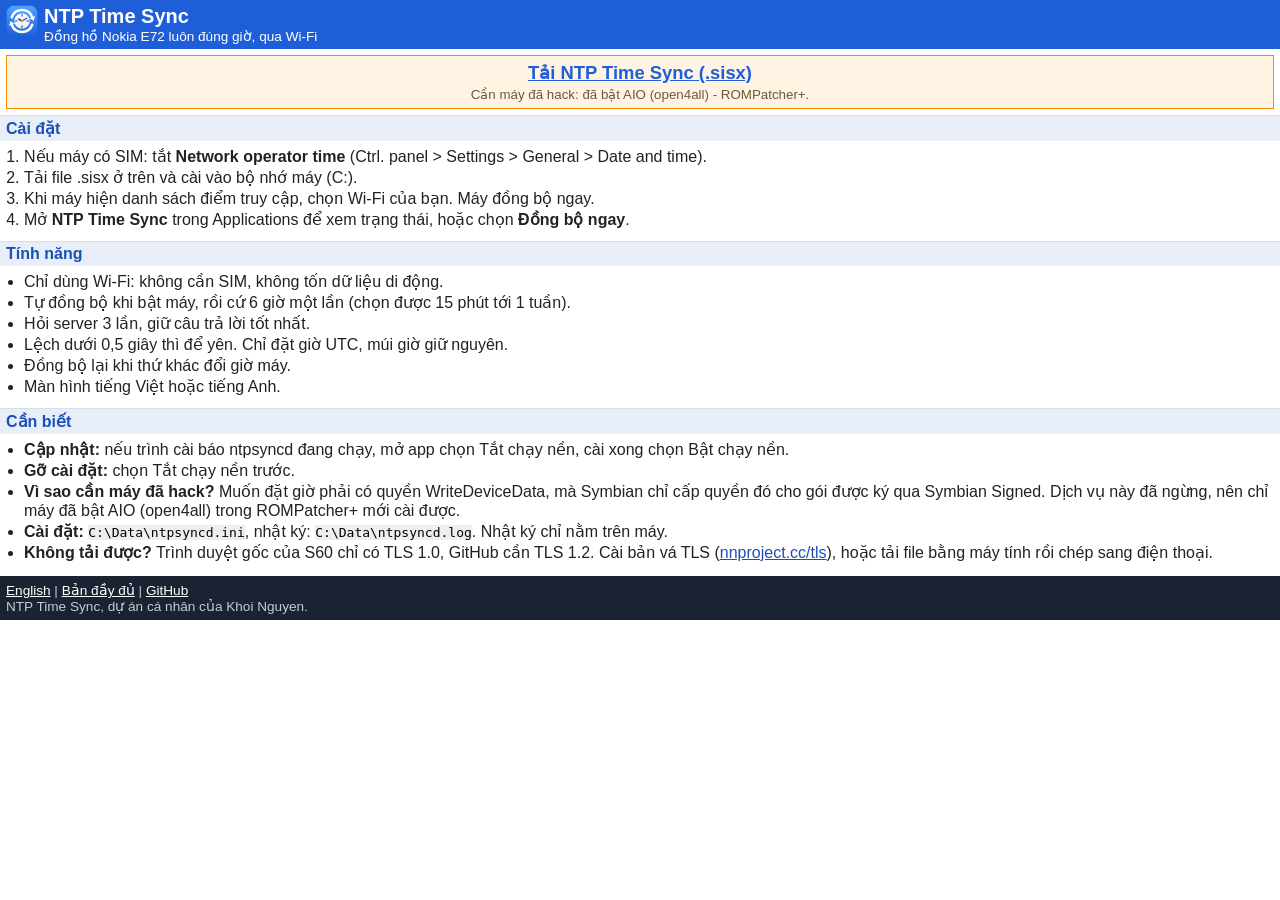
<file: site/m/index.html>
<!DOCTYPE html PUBLIC "-//WAPFORUM//DTD XHTML Mobile 1.2//EN" "http://www.openmobilealliance.org/tech/DTD/xhtml-mobile12.dtd">
<html xmlns="http://www.w3.org/1999/xhtml" xml:lang="vi" lang="vi">
<head>
<meta http-equiv="Content-Type" content="text/html; charset=utf-8" />
<meta name="viewport" content="width=device-width, initial-scale=1" />
<meta name="HandheldFriendly" content="true" />
<title>NTP Time Sync - Đồng hồ luôn đúng giờ cho Nokia E72</title>
<link rel="icon" type="image/png" href="icon.png" />
<!-- The lite page for the phone's own browsers (S60 3rd Edition, Opera Mini): XHTML
     Mobile Profile, no scripts, no web fonts, nothing loaded but icon.png. The Pages
     workflow puts the latest release's .sisx next to it and fills in id="dl" and
     the VERSION comment. Same text as en.html. -->
<style type="text/css">
body { margin: 0; padding: 0; background: #ffffff; color: #222222; font-family: sans-serif; }
a { color: #1a4fb8; }
.top { background: #1e5fd9; color: #ffffff; padding: 5px 6px; }
.top img { float: left; margin: 0 6px 0 0; border: 0; }
.top b { font-size: 1.25em; }
.top span { display: block; margin-left: 38px; font-size: 0.85em; }
.clr { clear: both; }
.dl { margin: 6px; padding: 6px; background: #fff3e3; border: 1px solid #ff8a00; text-align: center; }
.dl a { font-size: 1.15em; font-weight: bold; color: #1e5fd9; }
.dl small { display: block; margin-top: 3px; color: #6b5a3a; }
h2 { margin: 6px 0 0 0; padding: 3px 6px; background: #e8eef8; color: #1a4fb8; font-size: 1em; border-top: 1px solid #d3deef; }
.s { padding: 4px 6px; }
ol, ul { margin: 0; padding: 0 0 0 18px; }
li { margin: 2px 0; }
.k { font-family: monospace; color: #000000; background: #eeeeee; }
.foot { margin-top: 8px; padding: 6px; background: #1b2333; color: #c3cbd8; font-size: 0.85em; }
.foot a { color: #ffffff; }
</style>
</head>
<body>

<div class="top">
<img src="icon.png" width="32" height="32" alt="" />
<b>NTP Time Sync</b>
<span>Đồng hồ Nokia E72 luôn đúng giờ, qua Wi-Fi</span>
<div class="clr"></div>
</div>

<div class="dl">
<a href="https://github.com/minhkhoi-dev/ntp-time-sync-s60/releases/latest" id="dl">Tải NTP Time Sync<!--VERSION--> (.sisx)</a>
<small>Cần máy đã hack: đã bật AIO (open4all) - ROMPatcher+.</small>
</div>

<h2>Cài đặt</h2>
<div class="s">
<ol>
<li>Nếu máy có SIM: tắt <b>Network operator time</b> (Ctrl. panel &gt; Settings &gt; General &gt; Date and time).</li>
<li>Tải file .sisx ở trên và cài vào bộ nhớ máy (C:).</li>
<li>Khi máy hiện danh sách điểm truy cập, chọn Wi-Fi của bạn. Máy đồng bộ ngay.</li>
<li>Mở <b>NTP Time Sync</b> trong Applications để xem trạng thái, hoặc chọn <b>Đồng bộ ngay</b>.</li>
</ol>
</div>

<h2>Tính năng</h2>
<div class="s">
<ul>
<li>Chỉ dùng Wi-Fi: không cần SIM, không tốn dữ liệu di động.</li>
<li>Tự đồng bộ khi bật máy, rồi cứ 6 giờ một lần (chọn được 15 phút tới 1 tuần).</li>
<li>Hỏi server 3 lần, giữ câu trả lời tốt nhất.</li>
<li>Lệch dưới 0,5 giây thì để yên. Chỉ đặt giờ UTC, múi giờ giữ nguyên.</li>
<li>Đồng bộ lại khi thứ khác đổi giờ máy.</li>
<li>Màn hình tiếng Việt hoặc tiếng Anh.</li>
</ul>
</div>

<h2>Cần biết</h2>
<div class="s">
<ul>
<li><b>Cập nhật:</b> nếu trình cài báo ntpsyncd đang chạy, mở app chọn Tắt chạy nền, cài xong chọn Bật chạy nền.</li>
<li><b>Gỡ cài đặt:</b> chọn Tắt chạy nền trước.</li>
<li><b>Vì sao cần máy đã hack?</b> Muốn đặt giờ phải có quyền WriteDeviceData, mà Symbian chỉ cấp quyền đó cho gói được ký qua Symbian Signed. Dịch vụ này đã ngừng, nên chỉ máy đã bật AIO (open4all) trong ROMPatcher+ mới cài được.</li>
<li><b>Cài đặt:</b> <span class="k">C:\Data\ntpsyncd.ini</span>, nhật ký: <span class="k">C:\Data\ntpsyncd.log</span>. Nhật ký chỉ nằm trên máy.</li>
<li><b>Không tải được?</b> Trình duyệt gốc của S60 chỉ có TLS 1.0, GitHub cần TLS 1.2. Cài bản vá TLS (<a href="https://nnproject.cc/tls/">nnproject.cc/tls</a>), hoặc tải file bằng máy tính rồi chép sang điện thoại.</li>
</ul>
</div>

<div class="foot">
<a href="en.html">English</a> | <a href="../?full">Bản đầy đủ</a> | <a href="https://github.com/minhkhoi-dev/ntp-time-sync-s60">GitHub</a><br />
NTP Time Sync, dự án cá nhân của Khoi Nguyen.
</div>

</body>
</html>
</file>
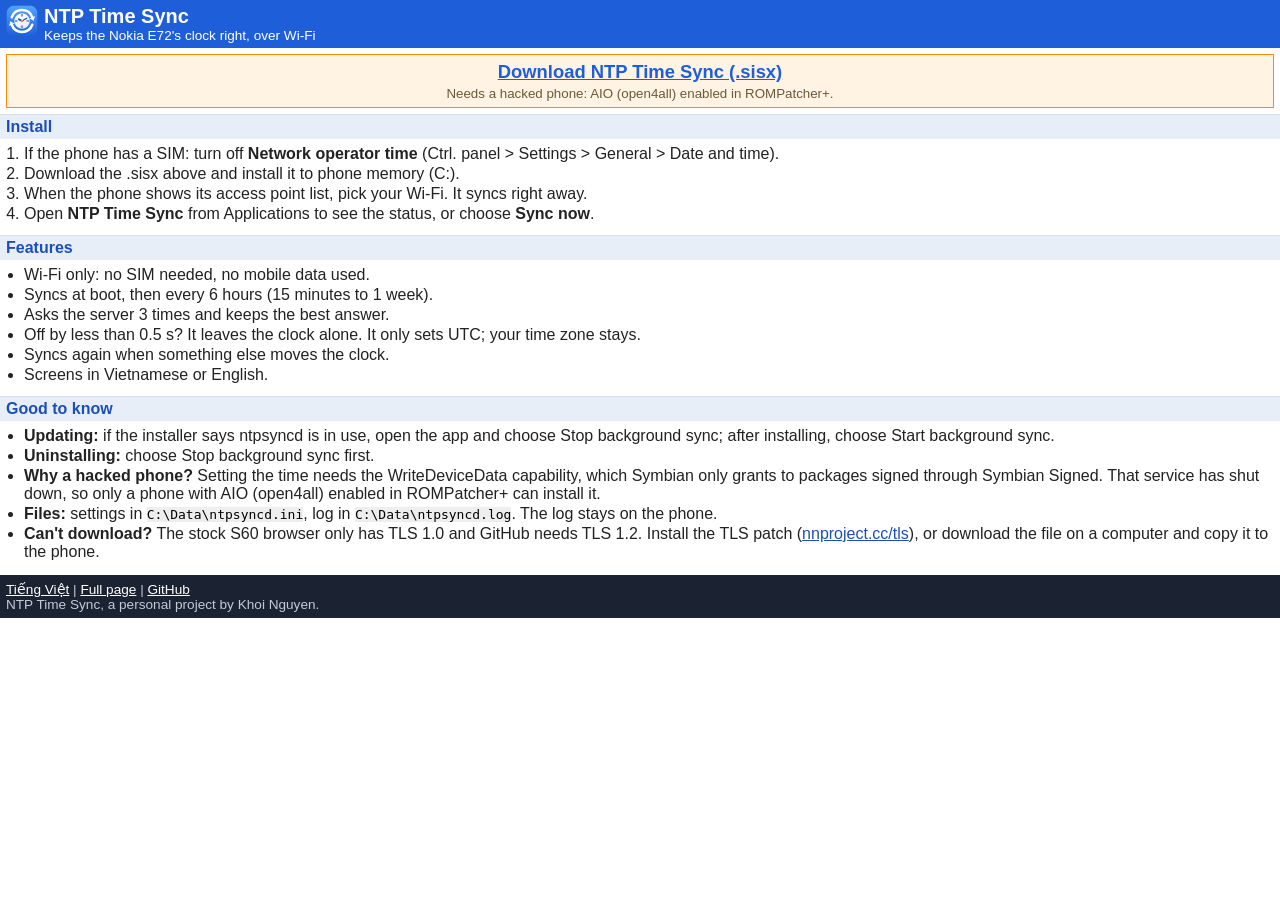
<file: site/m/en.html>
<!DOCTYPE html PUBLIC "-//WAPFORUM//DTD XHTML Mobile 1.2//EN" "http://www.openmobilealliance.org/tech/DTD/xhtml-mobile12.dtd">
<html xmlns="http://www.w3.org/1999/xhtml" xml:lang="en" lang="en">
<head>
<meta http-equiv="Content-Type" content="text/html; charset=utf-8" />
<meta name="viewport" content="width=device-width, initial-scale=1" />
<meta name="HandheldFriendly" content="true" />
<title>NTP Time Sync - Keeps the Nokia E72's clock right</title>
<link rel="icon" type="image/png" href="icon.png" />
<!-- The lite page for the phone's own browsers, in English. Same text as index.html;
     the Pages workflow fills in id="dl" and the VERSION comment here too. -->
<style type="text/css">
body { margin: 0; padding: 0; background: #ffffff; color: #222222; font-family: sans-serif; }
a { color: #1a4fb8; }
.top { background: #1e5fd9; color: #ffffff; padding: 5px 6px; }
.top img { float: left; margin: 0 6px 0 0; border: 0; }
.top b { font-size: 1.25em; }
.top span { display: block; margin-left: 38px; font-size: 0.85em; }
.clr { clear: both; }
.dl { margin: 6px; padding: 6px; background: #fff3e3; border: 1px solid #ff8a00; text-align: center; }
.dl a { font-size: 1.15em; font-weight: bold; color: #1e5fd9; }
.dl small { display: block; margin-top: 3px; color: #6b5a3a; }
h2 { margin: 6px 0 0 0; padding: 3px 6px; background: #e8eef8; color: #1a4fb8; font-size: 1em; border-top: 1px solid #d3deef; }
.s { padding: 4px 6px; }
ol, ul { margin: 0; padding: 0 0 0 18px; }
li { margin: 2px 0; }
.k { font-family: monospace; color: #000000; background: #eeeeee; }
.foot { margin-top: 8px; padding: 6px; background: #1b2333; color: #c3cbd8; font-size: 0.85em; }
.foot a { color: #ffffff; }
</style>
</head>
<body>

<div class="top">
<img src="icon.png" width="32" height="32" alt="" />
<b>NTP Time Sync</b>
<span>Keeps the Nokia E72's clock right, over Wi-Fi</span>
<div class="clr"></div>
</div>

<div class="dl">
<a href="https://github.com/minhkhoi-dev/ntp-time-sync-s60/releases/latest" id="dl">Download NTP Time Sync<!--VERSION--> (.sisx)</a>
<small>Needs a hacked phone: AIO (open4all) enabled in ROMPatcher+.</small>
</div>

<h2>Install</h2>
<div class="s">
<ol>
<li>If the phone has a SIM: turn off <b>Network operator time</b> (Ctrl. panel &gt; Settings &gt; General &gt; Date and time).</li>
<li>Download the .sisx above and install it to phone memory (C:).</li>
<li>When the phone shows its access point list, pick your Wi-Fi. It syncs right away.</li>
<li>Open <b>NTP Time Sync</b> from Applications to see the status, or choose <b>Sync now</b>.</li>
</ol>
</div>

<h2>Features</h2>
<div class="s">
<ul>
<li>Wi-Fi only: no SIM needed, no mobile data used.</li>
<li>Syncs at boot, then every 6 hours (15 minutes to 1 week).</li>
<li>Asks the server 3 times and keeps the best answer.</li>
<li>Off by less than 0.5 s? It leaves the clock alone. It only sets UTC; your time zone stays.</li>
<li>Syncs again when something else moves the clock.</li>
<li>Screens in Vietnamese or English.</li>
</ul>
</div>

<h2>Good to know</h2>
<div class="s">
<ul>
<li><b>Updating:</b> if the installer says ntpsyncd is in use, open the app and choose Stop background sync; after installing, choose Start background sync.</li>
<li><b>Uninstalling:</b> choose Stop background sync first.</li>
<li><b>Why a hacked phone?</b> Setting the time needs the WriteDeviceData capability, which Symbian only grants to packages signed through Symbian Signed. That service has shut down, so only a phone with AIO (open4all) enabled in ROMPatcher+ can install it.</li>
<li><b>Files:</b> settings in <span class="k">C:\Data\ntpsyncd.ini</span>, log in <span class="k">C:\Data\ntpsyncd.log</span>. The log stays on the phone.</li>
<li><b>Can't download?</b> The stock S60 browser only has TLS 1.0 and GitHub needs TLS 1.2. Install the TLS patch (<a href="https://nnproject.cc/tls/">nnproject.cc/tls</a>), or download the file on a computer and copy it to the phone.</li>
</ul>
</div>

<div class="foot">
<a href="index.html">Tiếng Việt</a> | <a href="../en/?full">Full page</a> | <a href="https://github.com/minhkhoi-dev/ntp-time-sync-s60">GitHub</a><br />
NTP Time Sync, a personal project by Khoi Nguyen.
</div>

</body>
</html>
</file>
<file: site/style.css>
/* NTP Time Sync's introduction page: shared by index.html (Vietnamese) and en/index.html. */
:root {
  --paper: #F6F8FC;
  --paper-2: #EDF2F9;
  --card: #FFFFFF;
  --ink: #121826;
  --ink-2: #4B5568;
  --ink-3: #6B768B;
  --line: #DCE4F0;
  --brand: #1E5FD9;
  --brand-hi: #4FA3FF;
  --brand-text: #1A4FB8;
  --accent: #FF8A00;
  --accent-text: #A35500;
  --kbd-bg: #FFFFFF;
  --kbd-edge: #C9D4E6;
  --shadow: 0 1px 2px rgba(15, 30, 60, .06), 0 8px 24px -12px rgba(15, 30, 60, .18);
  --radius: 16px;
  --sans: "Be Vietnam Pro", system-ui, -apple-system, "Segoe UI", Roboto, sans-serif;
  --mono: "JetBrains Mono", ui-monospace, SFMono-Regular, Menlo, Consolas, monospace;
  color-scheme: light;
}
@media (prefers-color-scheme: dark) {
  :root {
    --paper: #0E131C;
    --paper-2: #141B27;
    --card: #19212F;
    --ink: #EAF0F8;
    --ink-2: #AAB6C8;
    --ink-3: #8A96AB;
    --line: #263042;
    --brand-text: #7DB5FF;
    --accent-text: #FFB04D;
    --kbd-bg: #222C3D;
    --kbd-edge: #0A0E15;
    --shadow: 0 1px 2px rgba(0, 0, 0, .3), 0 10px 30px -14px rgba(0, 0, 0, .7);
    color-scheme: dark;
  }
}

*, *::before, *::after { box-sizing: border-box; }
html { -webkit-text-size-adjust: 100%; scroll-behavior: smooth; }
@media (prefers-reduced-motion: reduce) { html { scroll-behavior: auto; } }
body {
  margin: 0;
  background: var(--paper);
  color: var(--ink);
  font: 400 17px/1.6 var(--sans);
  -webkit-font-smoothing: antialiased;
  text-rendering: optimizeLegibility;
}
img, svg { display: block; max-width: 100%; }
a { color: var(--brand-text); text-underline-offset: .18em; text-decoration-thickness: 1px; }
a:hover { text-decoration-thickness: 2px; }
:focus-visible { outline: 2px solid var(--brand-hi); outline-offset: 3px; border-radius: 4px; }
code, kbd, pre { font-family: var(--mono); }
code { font-size: .88em; padding: .1em .35em; border-radius: 6px; background: var(--paper-2); border: 1px solid var(--line); white-space: nowrap; }
.wrap { width: min(1120px, 100% - 32px); margin-inline: auto; }
.vh { position: absolute; width: 1px; height: 1px; overflow: hidden; clip: rect(0 0 0 0); white-space: nowrap; }

/* Header */
.top {
  position: sticky; top: 0; z-index: 10;
  background: color-mix(in srgb, var(--paper) 86%, transparent);
  backdrop-filter: saturate(1.4) blur(12px);
  -webkit-backdrop-filter: saturate(1.4) blur(12px);
  border-bottom: 1px solid color-mix(in srgb, var(--line) 70%, transparent);
}
.top .wrap { display: flex; align-items: center; gap: 24px; height: 60px; }
.brand { white-space: nowrap; display: flex; align-items: center; gap: 10px; color: var(--ink); text-decoration: none; font-weight: 800; font-size: 19px; letter-spacing: -.01em; }
.brand img { width: 30px; height: 30px; }
.top nav { display: flex; gap: 22px; margin-left: auto; font-size: 15px; font-weight: 500; }
.top nav a { color: var(--ink-2); text-decoration: none; }
.top nav a:hover { color: var(--ink); }
@media (max-width: 720px) { .top nav a:not(.gh) { display: none; } }
@media (max-width: 400px) { .top .wrap { gap: 12px; } .top nav { display: none; } .lang { margin-left: auto; } }

/* Buttons */
.btn {
  display: inline-flex; align-items: center; gap: 10px;
  min-height: 48px; padding: 0 22px; border-radius: 999px;
  font: 600 16px/1 var(--sans); text-decoration: none; white-space: nowrap;
  transition: transform .15s ease, box-shadow .15s ease, background .15s ease;
}
.btn svg { width: 18px; height: 18px; flex: none; }
.btn-primary { background: var(--brand); color: #fff; box-shadow: 0 6px 18px -6px rgba(30, 95, 217, .55); }
.btn-primary:hover { background: #1A4FB8; transform: translateY(-1px); text-decoration: none; }
.btn-ghost { color: var(--ink); border: 1px solid var(--line); background: var(--card); }
.btn-ghost:hover { border-color: var(--ink-3); text-decoration: none; }

/* Hero */
.hero { padding: 56px 0 72px; overflow: hidden; }
.hero .wrap { display: grid; grid-template-columns: 1.08fr .92fr; gap: 48px; align-items: center; }
@media (max-width: 900px) { .hero .wrap { grid-template-columns: 1fr; gap: 40px; } .hero { padding-top: 36px; } }
.eyebrow {
  display: inline-flex; align-items: center; gap: 8px;
  font-size: 14px; font-weight: 600; color: var(--ink-2);
  padding: 6px 12px 6px 8px; border-radius: 999px; background: var(--card); border: 1px solid var(--line);
}
.eyebrow .dot { width: 8px; height: 8px; border-radius: 50%; background: var(--accent); box-shadow: 0 0 0 3px color-mix(in srgb, var(--accent) 25%, transparent); }
h1 {
  margin: 20px 0 18px;
  font-size: clamp(38px, 5.6vw, 64px); line-height: 1.12; letter-spacing: -.03em; font-weight: 800;
  text-wrap: balance;
}
h1 .hl { color: var(--brand-text); }
.lede { font-size: clamp(17px, 1.6vw, 20px); color: var(--ink-2); max-width: 34em; margin: 0 0 28px; text-wrap: pretty; }
.cta { display: flex; flex-wrap: wrap; gap: 12px; }
.meta { margin: 18px 0 0; font-size: 14px; color: var(--ink-3); }
.meta a { color: inherit; white-space: nowrap; }

/* The phone */
.device { position: relative; justify-self: center; width: min(340px, 100%); }
.device::before {
  content: ""; position: absolute; inset: 8% -30% 4%; z-index: -1;
  background: radial-gradient(closest-side, color-mix(in srgb, var(--brand-hi) 26%, transparent), transparent);
  filter: blur(10px);
}
.phone {
  padding: 18px 14px 20px;
  border-radius: 30px 30px 40px 40px;
  background: linear-gradient(165deg, #61656b 0%, #34373b 30%, #1d1f22 70%, #2a2c30 100%);
  box-shadow:
    inset 0 1px 0 rgba(255, 255, 255, .28),
    inset 0 0 0 1px rgba(255, 255, 255, .07),
    inset 0 -2px 6px rgba(0, 0, 0, .5),
    0 40px 60px -30px rgba(10, 25, 60, .55),
    0 14px 28px -14px rgba(0, 0, 0, .45);
}
.earpiece { width: 58px; height: 5px; margin: 0 auto 12px; border-radius: 3px; background: #0b0c0d; box-shadow: inset 0 1px 2px #000, 0 1px 0 rgba(255, 255, 255, .1); }
.bezel { padding: 7px; border-radius: 8px; background: #060607; box-shadow: inset 0 0 0 1px rgba(255, 255, 255, .06); }
.screen {
  container-type: inline-size;
  aspect-ratio: 4 / 3; overflow: hidden; border-radius: 2px; background: #000;
}
.s60 {
  height: 100%; display: flex; flex-direction: column;
  font: 500 calc(100cqw / 320 * 14) / 1.3 var(--sans);
  color: #fff;
}
.s60 .sp, .s60 .cp {
  display: flex; align-items: center; gap: .45em; padding: 0 .5em; flex: none;
  background: linear-gradient(#2a508f, #142b55);
  box-shadow: inset 0 -1px 0 rgba(255, 255, 255, .12);
}
.s60 .sp { height: 2.05em; }
.s60 .cp { height: 1.95em; background: linear-gradient(#183463, #0c1b38); box-shadow: inset 0 1px 0 rgba(255, 255, 255, .14); justify-content: space-between; font-weight: 600; }
.s60 .bat { display: flex; align-items: center; gap: .1em; height: 1em; margin-left: auto; }
.s60 .bat i { width: .26em; height: .95em; background: #fff; border-radius: .04em; }
.s60 .bat b { width: .14em; height: .45em; background: #fff; border-radius: 0 .05em .05em 0; }
.s60 .title { font-weight: 700; font-size: .95em; letter-spacing: .01em; }
.s60 .mid { display: flex; align-items: center; gap: .4em; font-weight: 500; font-size: .92em; }
.s60 .wlan { width: calc(100cqw / 320 * 12); height: auto; flex: none; }

/* The double-line list box of the S60 default theme */
.s60 .lst {
  flex: 1; min-height: 0; margin: 0; padding: .25em .3em; list-style: none;
  display: flex; flex-direction: column; gap: .1em;
  background: linear-gradient(#2E3990, #4855B6);
}
.s60 .lst li {
  flex: 1; min-height: 0; min-width: 0; padding: 0 .55em; overflow: hidden;
  display: flex; flex-direction: column; justify-content: center;
  border: 1px solid transparent; border-radius: .35em; line-height: 1.2;
}
.s60 .lst li.hi { background: rgba(255, 255, 255, .18); border-color: rgba(255, 255, 255, .45); }
.s60 .lst b { font-weight: 600; font-size: .95em; color: #fff; white-space: nowrap; overflow: hidden; text-overflow: ellipsis; }
.s60 .lst span { font-size: .8em; color: #DCE3FF; white-space: nowrap; overflow: hidden; text-overflow: ellipsis; }
.s60 .flash { animation: flash .6s ease-out; border-radius: .2em; }
@keyframes flash {
  0% { background: rgba(255, 255, 255, .55); color: #fff; box-shadow: 0 0 0 .15em rgba(255, 255, 255, .55); }
  100% { background: transparent; box-shadow: 0 0 0 .15em transparent; }
}

.navkeys { display: grid; grid-template-columns: 1fr 1fr auto 1fr 1fr; align-items: center; gap: 8px; padding: 14px 4px 12px; }
.nk { height: 13px; border-radius: 7px; background: linear-gradient(#3f4247, #222428); box-shadow: inset 0 1px 0 rgba(255, 255, 255, .13), 0 1px 1px rgba(0, 0, 0, .6); position: relative; }
.nk.call::after, .nk.end::after { content: ""; position: absolute; left: 50%; top: 50%; width: 12px; height: 3px; margin: -1.5px 0 0 -6px; border-radius: 2px; }
.nk.call::after { background: #3fbf5f; }
.nk.end::after { background: #e5484d; }
.dpad { width: 50px; height: 50px; border-radius: 50%; background: radial-gradient(circle at 50% 35%, #50545a, #232528 72%); box-shadow: inset 0 1px 0 rgba(255, 255, 255, .18), 0 2px 4px rgba(0, 0, 0, .55); display: grid; place-items: center; transition: box-shadow .15s ease; }
.dpad.on { box-shadow: inset 0 1px 0 rgba(255, 255, 255, .18), 0 0 0 2px var(--brand-hi), 0 0 18px 2px var(--brand-hi); }
.dpad::after { content: ""; width: 20px; height: 20px; border-radius: 50%; background: radial-gradient(circle at 40% 35%, #a9adb3, #5d6167 70%); box-shadow: 0 1px 2px rgba(0, 0, 0, .6); }

.kb { display: grid; grid-template-columns: repeat(10, 1fr); gap: 5px 4px; }
.key {
  position: relative; height: 25px; border-radius: 5px 5px 8px 8px;
  display: grid; place-items: center;
  font: 600 10.5px/1 var(--sans); color: #ECEDEF; text-transform: uppercase;
  background: linear-gradient(#383b40, #1e2023);
  box-shadow: inset 0 1px 0 rgba(255, 255, 255, .14), 0 1px 0 rgba(0, 0, 0, .7);
}
.key sup { position: absolute; top: 2px; right: 3px; font-size: 7px; font-weight: 700; color: var(--accent); }
.key.mod { font-size: 8px; color: #B7BBC1; text-transform: none; letter-spacing: .02em; }
.key.space { grid-column: span 4; }

/* May be wider than the phone (centred on it, never wider than the screen), so the
   longer "fast / slow" text stays on one line and the page does not jump. */
.demo-cap {
  display: flex; align-items: center; justify-content: center; flex-wrap: wrap; gap: 6px;
  width: max-content; max-width: calc(100vw - 32px);
  position: relative; left: 50%; transform: translateX(-50%);
  margin: 22px 0 0; font-size: 15px; color: var(--ink-2); min-height: 36px;
}
.demo-cap .lbl { font-size: 11px; font-weight: 600; letter-spacing: .05em; text-transform: uppercase; color: var(--ink-3); }
.demo-cap kbd, .demo-cap .out {
  display: inline-block; padding: 5px 10px; border-radius: 9px; text-align: center;
  font-size: 14px; font-weight: 700; white-space: nowrap;
}
.demo-cap kbd { font-family: var(--mono); background: var(--kbd-bg); color: var(--ink); border: 1px solid var(--line); box-shadow: 0 2px 0 var(--kbd-edge); }
.demo-cap .out { font-family: var(--sans); background: var(--accent); color: #1A1100; transition: background .3s ease, color .3s ease; }
.demo-cap .out.ok { background: var(--brand); color: #fff; }

/* Sections */
section { padding: 84px 0; }
section.alt { background: var(--paper-2); border-block: 1px solid var(--line); }
.kicker { font-size: 13px; font-weight: 700; letter-spacing: .1em; text-transform: uppercase; color: var(--brand-text); margin: 0 0 10px; }
h2 { font-size: clamp(28px, 3.6vw, 42px); line-height: 1.18; letter-spacing: -.025em; font-weight: 800; margin: 0 0 14px; text-wrap: balance; }
.sub { color: var(--ink-2); max-width: 40em; margin: 0 0 40px; font-size: 18px; text-wrap: pretty; }
h3 { font-size: 19px; line-height: 1.3; letter-spacing: -.01em; margin: 0 0 8px; font-weight: 700; }

.grid3 { display: grid; grid-template-columns: repeat(3, 1fr); gap: 18px; }
@media (max-width: 960px) { .grid3 { grid-template-columns: repeat(2, 1fr); } }
@media (max-width: 620px) { .grid3 { grid-template-columns: 1fr; } }
.card { background: var(--card); border: 1px solid var(--line); border-radius: var(--radius); padding: 24px; box-shadow: var(--shadow); }
.card p { margin: 0; color: var(--ink-2); font-size: 16px; }
.sample {
  display: flex; flex-wrap: wrap; align-items: center; gap: 8px;
  margin: 0 0 18px; min-height: 40px;
}
.sample .to { color: var(--ink-3); }
.sample .res { font-weight: 700; font-size: 19px; }
.sample .res.strike { text-decoration: line-through; color: var(--ink-3); }
.sample .mk { display: inline-flex; padding: 3px; border-radius: 6px; background: #1E5FD9; }
.sample .mk svg { width: 20px; height: auto; }
.sample .tag { font-size: 12px; font-weight: 600; color: var(--ink-3); }

kbd.k {
  display: inline-block; min-width: 1.9em; padding: 3px 8px; border-radius: 7px; text-align: center;
  font: 700 15px/1.3 var(--mono); color: var(--ink);
  background: var(--kbd-bg); border: 1px solid var(--line); box-shadow: 0 2px 0 var(--kbd-edge);
}

/* How it works */
.steps { display: grid; grid-template-columns: repeat(3, 1fr); gap: 18px; counter-reset: s; margin: 0; padding: 0; list-style: none; }
@media (max-width: 820px) { .steps { grid-template-columns: 1fr; } }
.steps li { position: relative; padding: 22px 22px 22px 66px; background: var(--card); border: 1px solid var(--line); border-radius: var(--radius); color: var(--ink-2); font-size: 16px; }
.steps li::before {
  counter-increment: s; content: counter(s);
  position: absolute; left: 20px; top: 20px; width: 32px; height: 32px; border-radius: 50%;
  display: grid; place-items: center; font-weight: 800; font-size: 15px; color: #fff; background: var(--brand);
}
.steps strong { display: block; color: var(--ink); font-size: 17px; margin-bottom: 4px; }

/* Settings table */
table.set { width: 100%; border-collapse: collapse; font-size: 16px; }
.set th { text-align: left; font-size: 12px; font-weight: 700; letter-spacing: .08em; text-transform: uppercase; color: var(--ink-3); padding: 0 16px 10px 0; }
.set td { padding: 11px 16px 11px 0; border-top: 1px solid var(--line); vertical-align: top; color: var(--ink-2); }
.set td:first-child { font-weight: 700; color: var(--ink); }
.set td:nth-child(2) { font-weight: 600; color: var(--brand-text); }
.set th:last-child, .set td:last-child { padding-right: 0; }
@media (max-width: 620px) {
  .set, .set tbody, .set tr, .set td { display: block; }
  .set thead { display: none; }
  .set tr { padding: 12px 0; border-top: 1px solid var(--line); }
  .set tr:first-child { border-top: 0; padding-top: 0; }
  .set td { padding: 1px 0; border: 0; }
  .set td:first-child { margin-bottom: 2px; }
}
.note { margin: 26px 0 0; font-size: 14px; color: var(--ink-3); }

/* Install */
.install { display: grid; grid-template-columns: 1.15fr .85fr; gap: 28px; align-items: start; }
@media (max-width: 900px) { .install { grid-template-columns: 1fr; } }
.req { border-left: 4px solid var(--accent); }
.req ul, .good ul { margin: 0; padding: 0; list-style: none; display: grid; gap: 14px; }
.req li, .good li { color: var(--ink-2); font-size: 16px; }
.req li strong, .good li strong { color: var(--ink); }
.howto { margin: 0; padding: 0; list-style: none; counter-reset: i; display: grid; gap: 4px; }
.howto li { position: relative; padding: 16px 0 16px 52px; border-top: 1px solid var(--line); color: var(--ink-2); }
.howto li:first-child { border-top: 0; padding-top: 4px; }
.howto li:first-child::before { top: 4px; }
.howto li::before {
  counter-increment: i; content: counter(i);
  position: absolute; left: 0; top: 16px; width: 34px; height: 34px; border-radius: 10px;
  display: grid; place-items: center; font-weight: 800; color: var(--brand-text);
  background: color-mix(in srgb, var(--brand) 10%, var(--card)); border: 1px solid color-mix(in srgb, var(--brand) 25%, var(--line));
}
.howto strong { color: var(--ink); }
.vi { font-style: normal; font-weight: 600; color: var(--ink); }
.good { margin-top: 18px; }
/* "Why a hacked phone?", under the install steps; linked from the hero and the needs list. */
.why { margin-top: 28px; scroll-margin-top: 84px; border-left: 4px solid var(--brand); }
.why p + ul, .why ul + p { margin-top: 14px; }
.why ul { margin: 0; padding-left: 20px; display: grid; gap: 10px; color: var(--ink-2); font-size: 16px; }
.why li strong { color: var(--ink); }
.why code { white-space: normal; }

/* Build */
.build { display: grid; grid-template-columns: 1fr 1fr; gap: 28px; align-items: center; }
@media (max-width: 900px) { .build { grid-template-columns: 1fr; } }
pre {
  margin: 0; padding: 20px 22px; overflow-x: auto; border-radius: var(--radius);
  background: #0B1220; color: #E3EAF5; font-size: 14px; line-height: 1.7;
  border: 1px solid #243049; box-shadow: var(--shadow);
}
pre code { padding: 0; border: 0; border-radius: 0; background: none; color: inherit; font-size: inherit; white-space: pre; }
pre .c { color: #8392AA; }
pre .p { color: var(--brand-hi); user-select: none; }
.build p { color: var(--ink-2); margin: 0 0 14px; }

/* Footer */
footer { padding: 40px 0 56px; color: var(--ink-3); font-size: 14px; border-top: 1px solid var(--line); }
footer .wrap { display: flex; flex-wrap: wrap; gap: 12px 28px; justify-content: space-between; align-items: center; }
footer .brand { font-size: 16px; }
footer .brand img { width: 24px; height: 24px; }
footer p { margin: 0; max-width: 46em; }

@media (max-width: 520px) {
  body { font-size: 16px; }
  section { padding: 64px 0; }
  .btn { width: 100%; justify-content: center; }
  .card { padding: 20px; }
}
@media (prefers-reduced-motion: reduce) {
  .btn, .dpad, .demo-cap .out { transition: none; }
  .s60 .flash { animation: none; }
}

/* Language switch */
.lang { display: inline-flex; flex: none; padding: 3px; border: 1px solid var(--line); border-radius: 999px; background: var(--card); font-size: 13px; font-weight: 700; line-height: 1; }
.lang a { padding: 6px 10px; border-radius: 999px; color: var(--ink-2); text-decoration: none; }
.lang a:hover { color: var(--ink); }
.lang a[aria-current] { background: var(--ink); color: var(--paper); }
</file>
